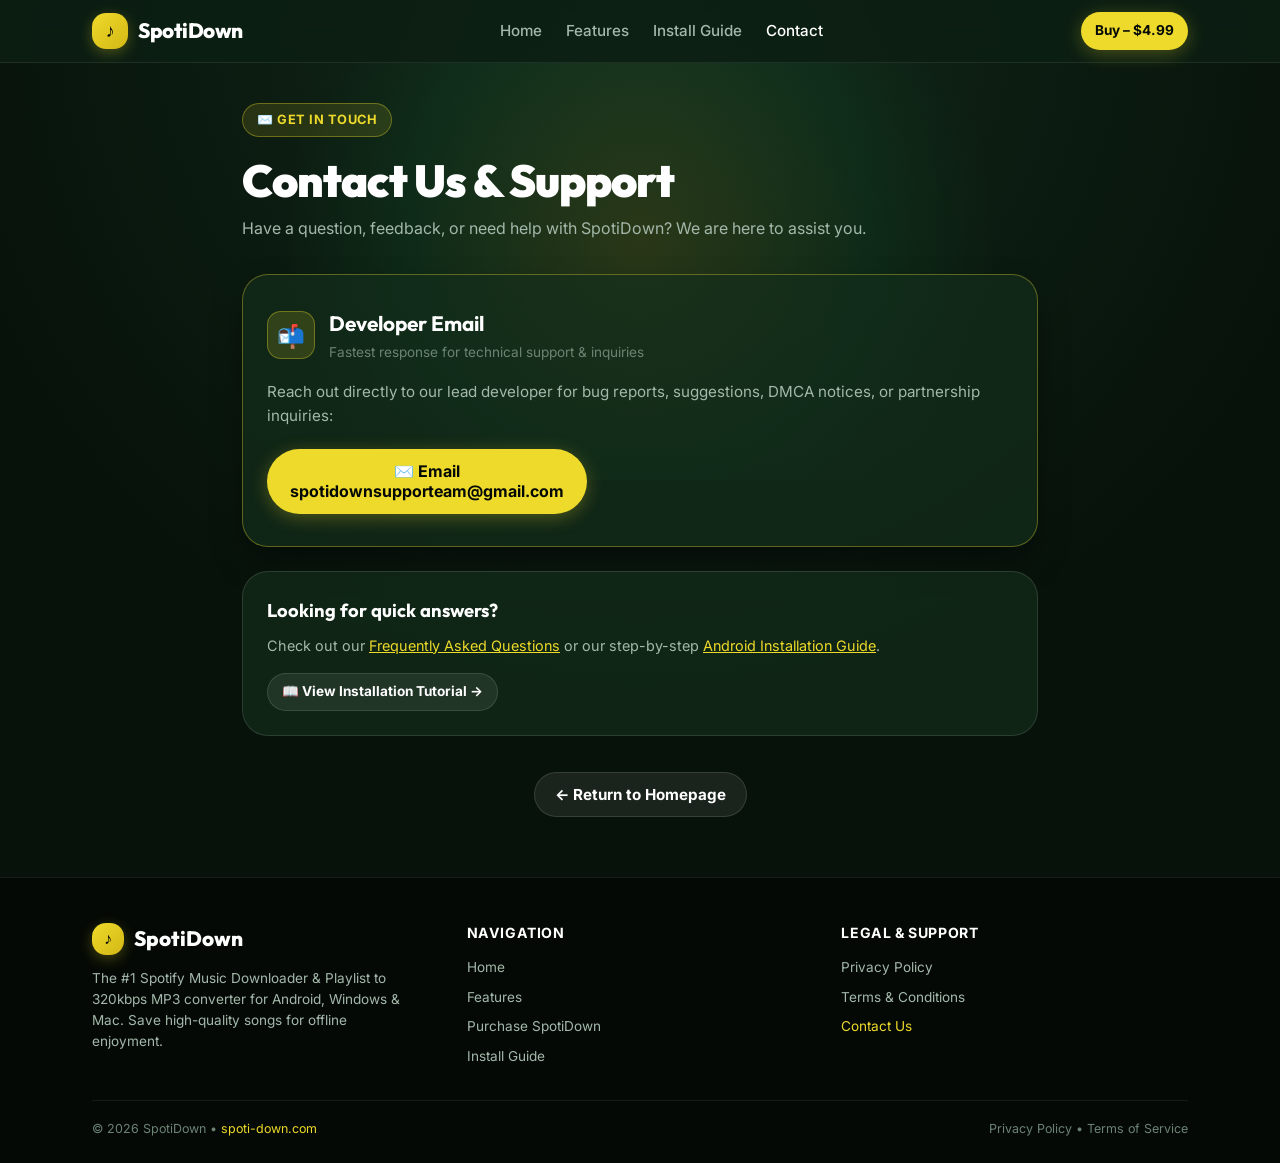
<file: contact.html>
<!DOCTYPE html>
<html lang="en">

<head>
  <meta charset="UTF-8">
  <meta name="viewport" content="width=device-width, initial-scale=1.0, maximum-scale=5.0">

  <!-- Google tag (gtag.js) -->
  <script async src="https://www.googletagmanager.com/gtag/js?id=G-TR0MMLBGY8"></script>
  <script>
    window.dataLayer = window.dataLayer || [];
    function gtag() { dataLayer.push(arguments); }
    gtag('js', new Date());

    gtag('config', 'G-TR0MMLBGY8');
  </script>

  <!-- Primary SEO Meta Tags -->
  <title>Contact Us & Support - SpotiDown</title>
  <meta name="title" content="Contact Us & Support - SpotiDown">
  <meta name="description"
    content="Get in touch with the SpotiDown development team for feedback, bug reports, feature requests, or project support.">
  <meta name="robots" content="index, follow">
  <link rel="canonical" href="https://www.spoti-down.com/contact">

  <!-- Favicon -->
  <link rel="icon" href="/favicon.ico" sizes="any">
  <link rel="icon" type="image/svg+xml" href="/favicon.svg">
  <link rel="apple-touch-icon" sizes="180x180" href="/apple-touch-icon.png">

  <!-- Stylesheet -->
  <link rel="stylesheet" href="/css/style.css">
</head>

<body>

  <div class="ambient-glow"></div>

  <!-- Header / Navigation -->
  <header class="navbar">
    <div class="container nav-container">
      <a href="/" class="nav-brand">
        <div class="brand-icon">♪</div>
        <span>SpotiDown</span>
      </a>

      <nav>
        <ul class="nav-links">
          <li><a href="/" class="nav-link">Home</a></li>
          <li><a href="/#features" class="nav-link">Features</a></li>
          <li><a href="/install" class="nav-link">Install Guide</a></li>
          <li><a href="/contact" class="nav-link active">Contact</a></li>
        </ul>
      </nav>

      <div class="nav-actions">
        <a href="https://5994300901899.gumroad.com/l/checkout" class="btn btn-primary btn-sm btn-purchase-trigger">
          Buy – $4.99
        </a>
        <button class="menu-toggle" id="menu-toggle-btn" aria-label="Toggle Navigation Menu">
          ☰
        </button>
      </div>
    </div>

    <!-- Mobile Drawer -->
    <div class="mobile-nav-drawer" id="mobile-drawer">
      <a href="/" class="mobile-nav-link" onclick="closeDrawer()">🏠 Home</a>
      <a href="/#features" class="mobile-nav-link" onclick="closeDrawer()">🎵 Features</a>
      <a href="/install" class="mobile-nav-link" onclick="closeDrawer()">📖 Install Guide</a>
      <a href="/privacy" class="mobile-nav-link" onclick="closeDrawer()">🔒 Privacy Policy</a>
      <a href="/terms" class="mobile-nav-link" onclick="closeDrawer()">📜 Terms & Conditions</a>
      <a href="/contact" class="mobile-nav-link" onclick="closeDrawer()">✉️ Contact Us</a>
      <a href="https://5994300901899.gumroad.com/l/checkout" class="btn btn-primary btn-block btn-purchase-trigger">
        Get SpotiDown – $4.99
      </a>
    </div>
  </header>

  <!-- Content Section -->
  <main class="section" style="padding-top: 40px;">
    <div class="container" style="max-width: 860px;">

      <div class="badge-pill">
        ✉️ Get in Touch
      </div>

      <h1 class="hero-title" style="text-align: left; font-size: clamp(2rem, 4vw, 2.8rem); margin-bottom: 8px;">
        Contact Us & Support
      </h1>
      <p style="color: var(--text-muted); font-size: 1rem; margin-bottom: 32px;">
        Have a question, feedback, or need help with SpotiDown? We are here to assist you.
      </p>

      <div style="display: flex; flex-direction: column; gap: 24px;">

        <!-- Email Contact Card -->
        <div
          style="background: var(--bg-glass-card); border: 1.5px solid var(--border-gold); border-radius: var(--radius-xl); padding: 32px 24px; box-shadow: 0 16px 36px -10px rgba(0,0,0,0.6);">
          <div style="display: flex; align-items: center; gap: 14px; margin-bottom: 16px;">
            <div
              style="width: 48px; height: 48px; border-radius: var(--radius-md); background: rgba(238, 218, 43, 0.15); border: 1px solid var(--border-gold); display: flex; align-items: center; justify-content: center; font-size: 1.4rem; color: var(--primary);">
              📬
            </div>
            <div>
              <h2 style="font-family: var(--font-display); font-size: 1.3rem; color: #fff; margin-bottom: 2px;">
                Developer Email</h2>
              <p style="color: var(--text-dim); font-size: 0.85rem;">Fastest response for technical support & inquiries
              </p>
            </div>
          </div>

          <p style="color: var(--text-muted); font-size: 0.95rem; line-height: 1.6; margin-bottom: 20px;">
            Reach out directly to our lead developer for bug reports, suggestions, DMCA notices, or partnership
            inquiries:
          </p>

          <a href="mailto:spotidownsupporteam@gmail.com" class="btn btn-primary btn-block"
            style="max-width: 320px; font-size: 1rem;">
            ✉️ Email spotidownsupporteam@gmail.com
          </a>
        </div>

        <!-- FAQ Shortcut Box -->
        <div
          style="background: var(--bg-glass-card); border: 1px solid var(--border-card); border-radius: var(--radius-xl); padding: 24px;">
          <h3 style="font-family: var(--font-display); font-size: 1.15rem; color: #fff; margin-bottom: 8px;">Looking for
            quick answers?</h3>
          <p style="color: var(--text-muted); font-size: 0.9rem; margin-bottom: 16px;">
            Check out our <a href="/#faq" style="color: var(--primary); text-decoration: underline;">Frequently Asked
              Questions</a> or our step-by-step <a href="/install"
              style="color: var(--primary); text-decoration: underline;">Android Installation Guide</a>.
          </p>
          <a href="/install" class="btn btn-secondary btn-sm">
            📖 View Installation Tutorial →
          </a>
        </div>

      </div>

      <div style="margin-top: 36px; text-align: center;">
        <a href="/" class="btn btn-secondary">
          ← Return to Homepage
        </a>
      </div>

    </div>
  </main>

  <!-- Footer -->
  <footer class="footer">
    <div class="container">
      <div class="footer-grid">
        <div class="footer-brand">
          <div style="display: flex; align-items: center; gap: 10px; margin-bottom: 12px;">
            <div class="brand-icon" style="width: 32px; height: 32px; font-size: 1rem;">♪</div>
            <span
              style="font-family: var(--font-display); font-weight: 800; font-size: 1.3rem; color: #fff;">SpotiDown</span>
          </div>
          <p>The #1 Spotify Music Downloader & Playlist to 320kbps MP3 converter for Android, Windows &amp; Mac. Save high-quality
            songs for offline enjoyment.</p>
        </div>

        <div class="footer-col">
          <h4>Navigation</h4>
          <ul class="footer-links">
            <li><a href="/">Home</a></li>
            <li><a href="/#features">Features</a></li>
            <li><a href="https://5994300901899.gumroad.com/l/checkout" class="btn-purchase-trigger">Purchase SpotiDown</a></li>
            <li><a href="/install">Install Guide</a></li>
          </ul>
        </div>

        <div class="footer-col">
          <h4>Legal & Support</h4>
          <ul class="footer-links">
            <li><a href="/privacy">Privacy Policy</a></li>
            <li><a href="/terms">Terms & Conditions</a></li>
            <li><a href="/contact" style="color: var(--primary);">Contact Us</a></li>
          </ul>
        </div>
      </div>

      <div class="footer-bottom">
        <div>© 2026 SpotiDown • <a href="https://www.spoti-down.com" style="color: var(--primary);">spoti-down.com</a></div>
        <div><a href="/privacy">Privacy Policy</a> • <a href="/terms">Terms of Service</a></div>
      </div>
    </div>
  </footer>

  <script src="/js/main.js"></script>
</body>

</html>
</file>
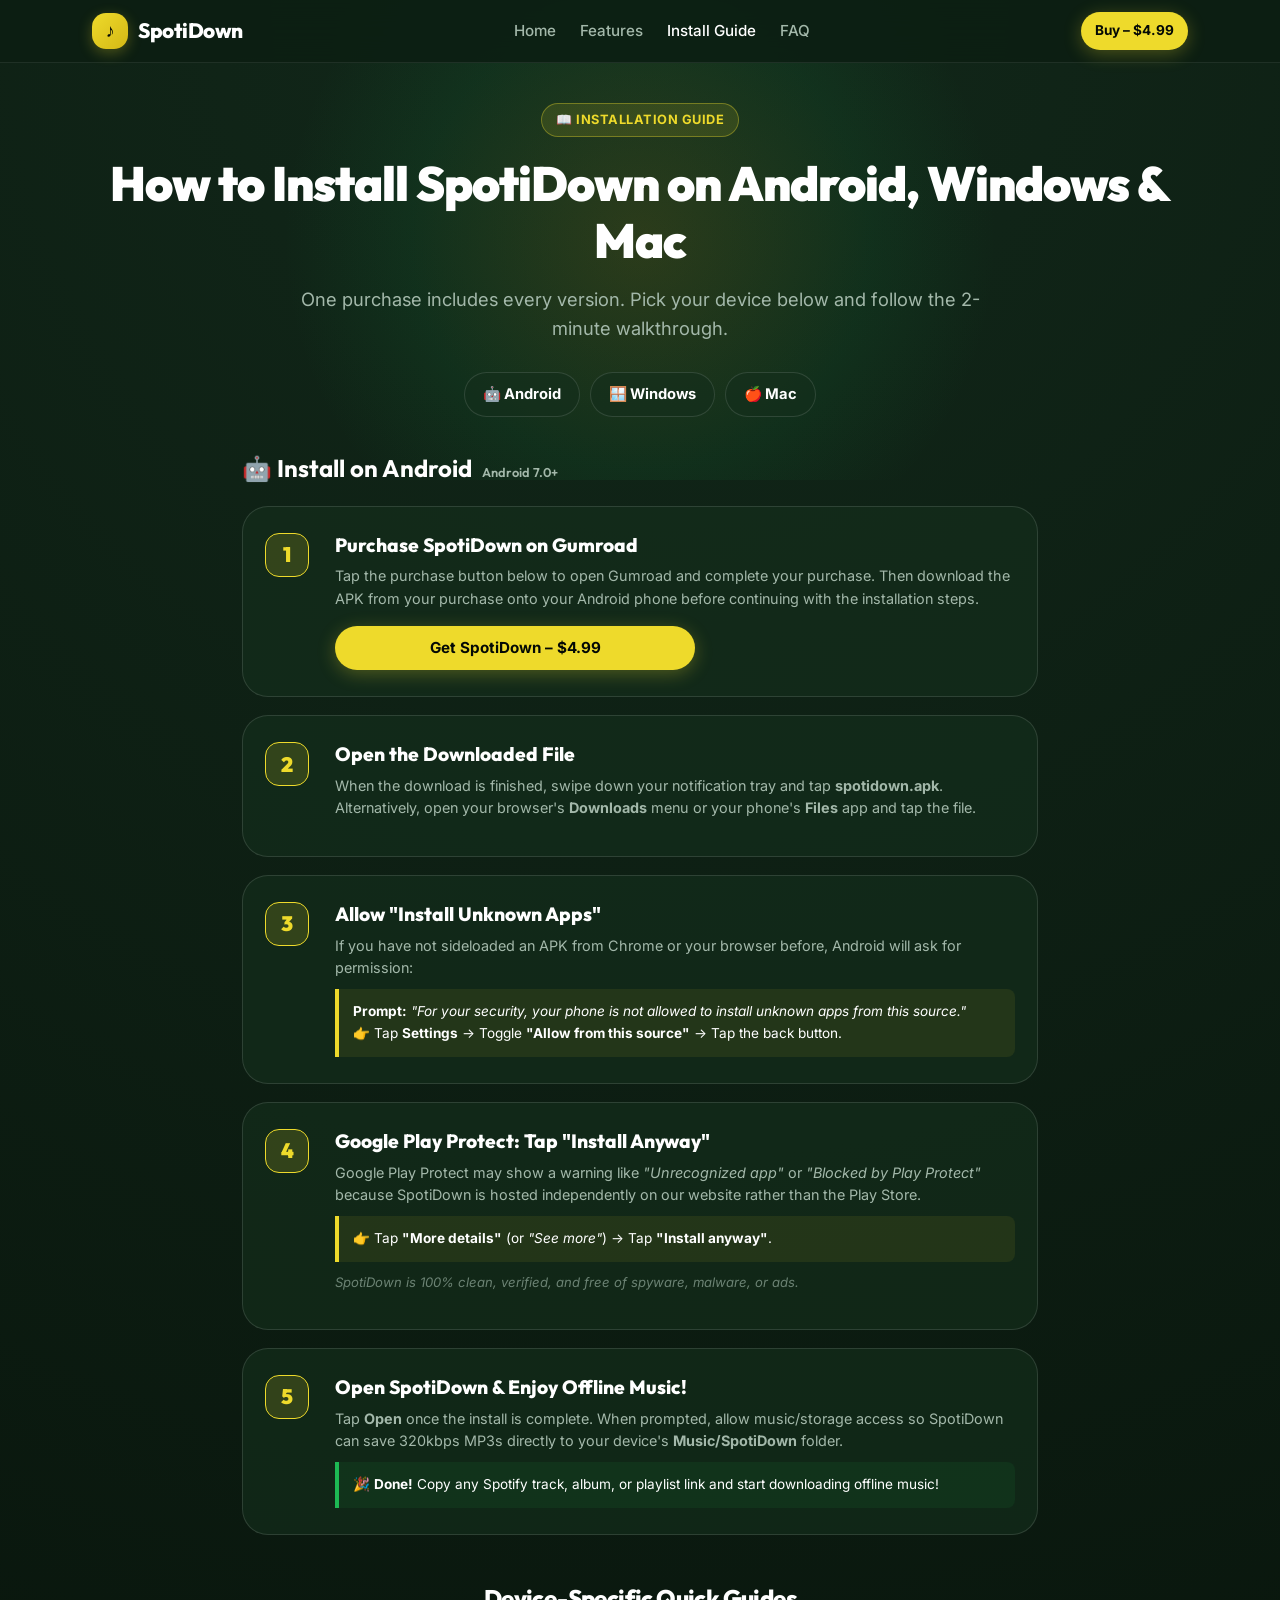
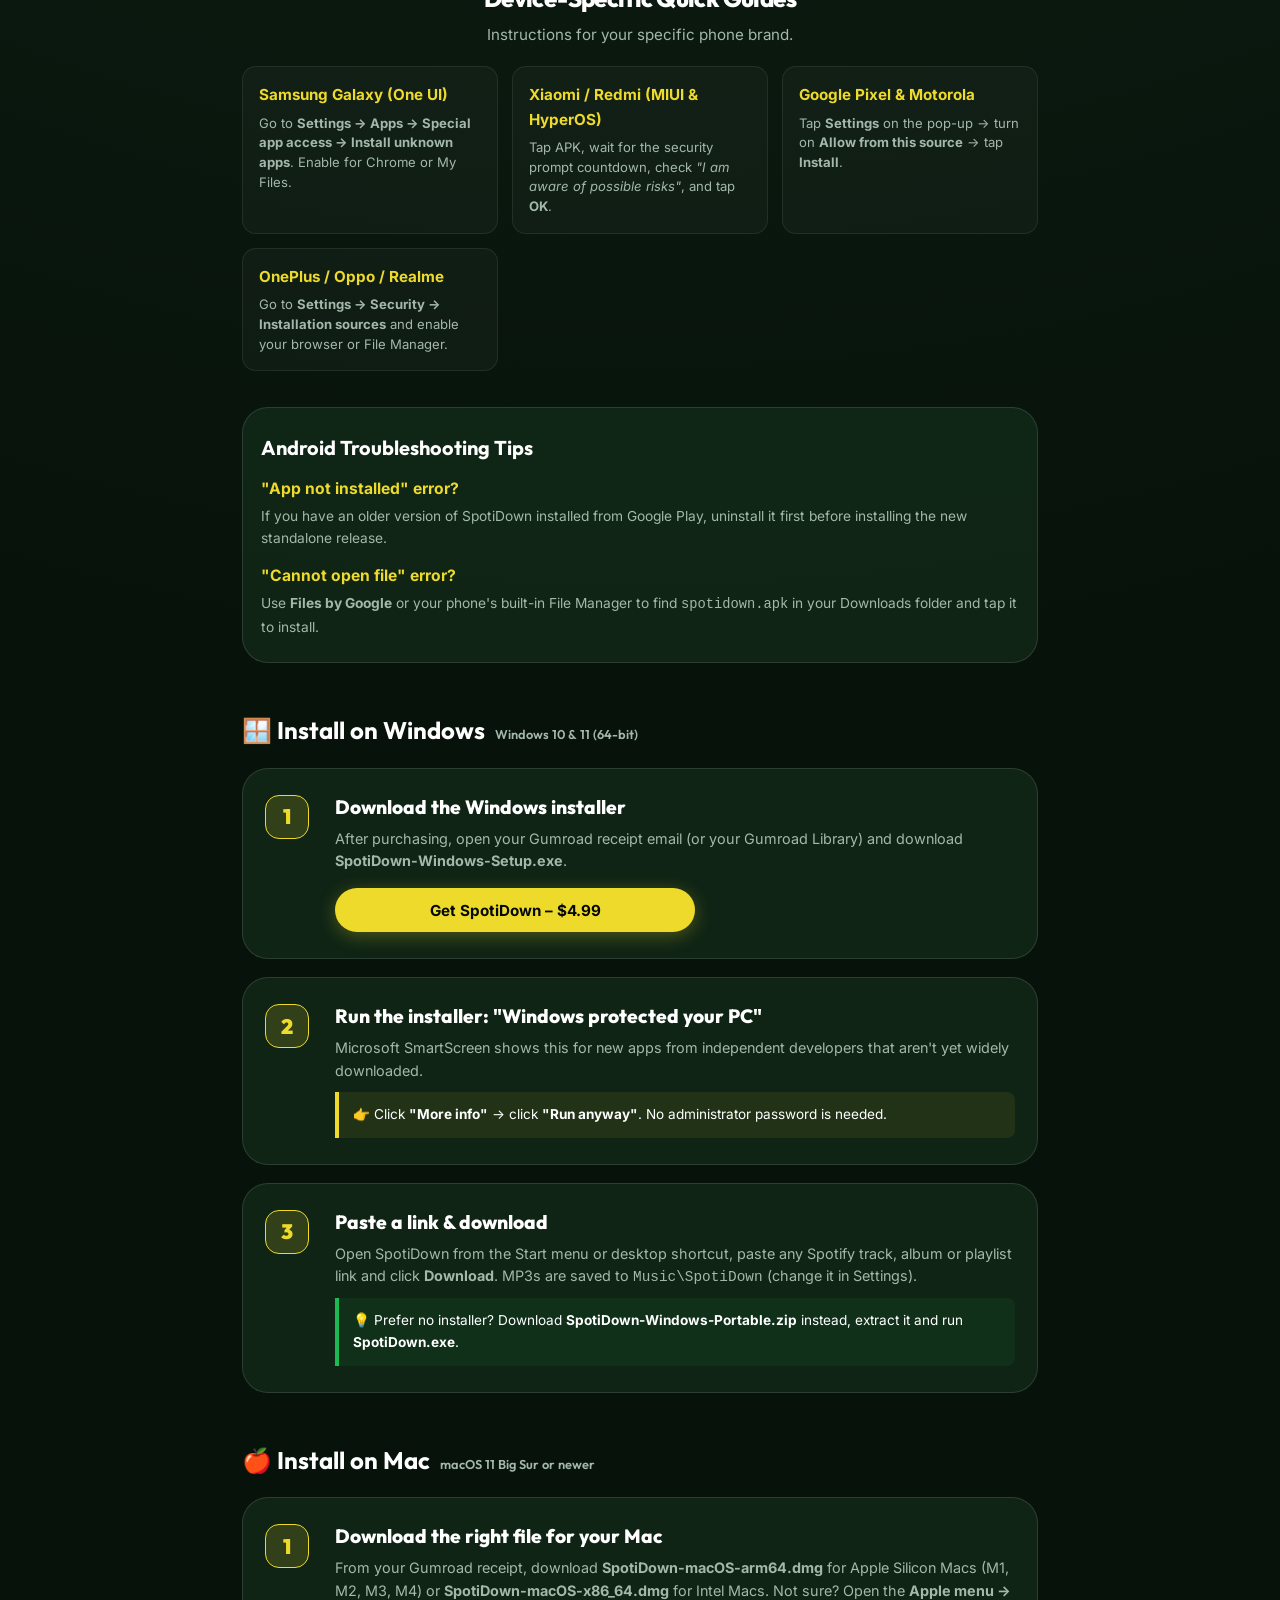
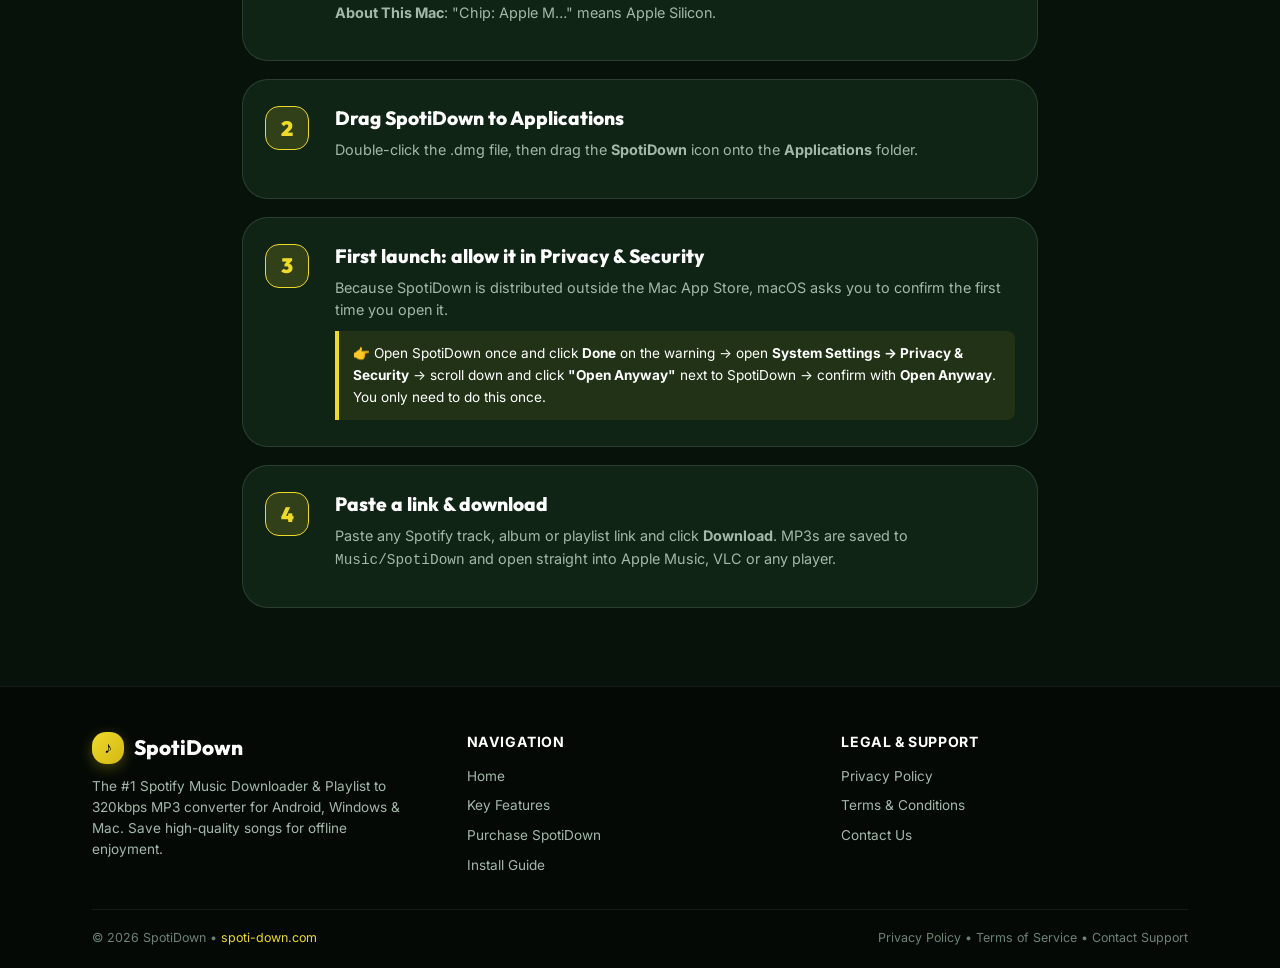
<file: install.html>
<!DOCTYPE html>
<html lang="en">

<head>
  <meta charset="UTF-8">
  <meta name="viewport" content="width=device-width, initial-scale=1.0, maximum-scale=5.0">

  <!-- Google tag (gtag.js) -->
  <script async src="https://www.googletagmanager.com/gtag/js?id=G-TR0MMLBGY8"></script>
  <script>
    window.dataLayer = window.dataLayer || [];
    function gtag() { dataLayer.push(arguments); }
    gtag('js', new Date());

    gtag('config', 'G-TR0MMLBGY8');
  </script>

  <!-- Primary SEO Meta Tags -->
  <title>SpotiDown APK, Windows &amp; Mac – Download &amp; Install Guide</title>
  <meta name="title" content="SpotiDown APK, Windows &amp; Mac – Download &amp; Install Guide">
  <meta name="description"
    content="Install SpotiDown in 2 minutes on Android (APK), Windows 10/11 or macOS. Step-by-step guide with fixes for Play Protect, SmartScreen and Mac security prompts.">
  <meta name="keywords"
    content="how to install spotidown, install spotify downloader apk, sideload android apk, allow unknown sources android, play protect install anyway, spotify playlist downloader install guide">
  <meta name="robots" content="index, follow">
  <link rel="canonical" href="https://www.spoti-down.com/install">

  <!-- Open Graph -->
  <meta property="og:type" content="article">
  <meta property="og:url" content="https://www.spoti-down.com/install">
  <meta property="og:title" content="How to Install SpotiDown on Android, Windows &amp; Mac">
  <meta property="og:description"
    content="2-minute guide to install SpotiDown on Android, Windows and Mac.">
  <meta property="og:site_name" content="SpotiDown">

  <!-- Favicon -->
  <link rel="icon" href="/favicon.ico" sizes="any">
  <link rel="icon" type="image/svg+xml" href="/favicon.svg">
  <link rel="apple-touch-icon" sizes="180x180" href="/apple-touch-icon.png">

  <!-- Stylesheet -->
  <link rel="stylesheet" href="/css/style.css">

  <!-- HowTo Schema Markup -->
  <script type="application/ld+json">
  {
    "@context": "https://schema.org",
    "@type": "HowTo",
    "name": "How to Install SpotiDown Spotify Downloader APK on Android",
    "description": "Step-by-step tutorial to install SpotiDown Spotify Music & Playlist Downloader APK safely on Android.",
    "step": [
      {
        "@type": "HowToStep",
        "name": "Purchase SpotiDown on Gumroad",
        "text": "Purchase SpotiDown through Gumroad, then download the APK from your purchase onto your Android device."
      },
      {
        "@type": "HowToStep",
        "name": "Open the Downloaded APK",
        "text": "Tap the downloaded notification or locate spotidown.apk in your Downloads folder."
      },
      {
        "@type": "HowToStep",
        "name": "Enable Unknown Apps Permission",
        "text": "When prompted, tap Settings and turn on 'Allow from this source'."
      },
      {
        "@type": "HowToStep",
        "name": "Confirm Play Protect Prompt",
        "text": "If prompted by Google Play Protect, tap 'More details' and choose 'Install anyway'."
      },
      {
        "@type": "HowToStep",
        "name": "Open and Start Downloading",
        "text": "Launch SpotiDown, paste any Spotify link, and enjoy 320kbps MP3 music downloads."
      }
    ]
  }
  </script>
</head>

<body>

  <div class="ambient-glow"></div>

  <!-- Header / Navigation -->
  <header class="navbar">
    <div class="container nav-container">
      <a href="/" class="nav-brand">
        <div class="brand-icon">♪</div>
        <span>SpotiDown</span>
      </a>

      <nav>
        <ul class="nav-links">
          <li><a href="/" class="nav-link">Home</a></li>
          <li><a href="/#features" class="nav-link">Features</a></li>
          <li><a href="/install" class="nav-link active">Install Guide</a></li>
          <li><a href="/#faq" class="nav-link">FAQ</a></li>
        </ul>
      </nav>

      <div class="nav-actions">
        <a href="https://5994300901899.gumroad.com/l/checkout" class="btn btn-primary btn-sm btn-purchase-trigger">
          Buy – $4.99
        </a>
        <button class="menu-toggle" id="menu-toggle-btn" aria-label="Toggle Navigation Menu">
          ☰
        </button>
      </div>
    </div>

    <!-- Mobile Drawer -->
    <div class="mobile-nav-drawer" id="mobile-drawer">
      <a href="/" class="mobile-nav-link" onclick="closeDrawer()">🏠 Spotify Downloader Home</a>
      <a href="/#features" class="mobile-nav-link" onclick="closeDrawer()">🎵 Key Features</a>
      <a href="/install" class="mobile-nav-link" onclick="closeDrawer()">📖 Install Guide</a>
      <a href="/privacy" class="mobile-nav-link" onclick="closeDrawer()">🔒 Privacy Policy</a>
      <a href="/terms" class="mobile-nav-link" onclick="closeDrawer()">📜 Terms & Conditions</a>
      <a href="/contact" class="mobile-nav-link" onclick="closeDrawer()">✉️ Contact Us</a>
      <a href="https://5994300901899.gumroad.com/l/checkout" class="btn btn-primary btn-block btn-purchase-trigger">
        Get SpotiDown – $4.99
      </a>
    </div>
  </header>

  <!-- Guide Header -->
  <section class="guide-header">
    <div class="container">
      <div class="badge-pill">
        📖 Installation Guide
      </div>
      <h1 class="hero-title" style="font-size: clamp(1.8rem, 4.2vw, 3rem);">
        How to Install SpotiDown on Android, Windows &amp; Mac
      </h1>
      <p class="hero-subtitle">
        One purchase includes every version. Pick your device below and follow the 2-minute walkthrough.
      </p>
      <div class="platform-tabs">
        <a href="#android" class="platform-tab">🤖 Android</a>
        <a href="#windows" class="platform-tab">🪟 Windows</a>
        <a href="#mac" class="platform-tab">🍎 Mac</a>
      </div>
    </div>
  </section>

  <!-- Step-by-Step Guide Section -->
  <section class="section" style="padding-top: 0;">
    <div class="container" style="max-width: 860px;">

      <h2 id="android" class="platform-heading">🤖 Install on Android <span>Android 7.0+</span></h2>

      <!-- Step 1 -->
      <div class="guide-step-block">
        <div class="guide-step-badge">1</div>
        <div class="guide-step-content">
          <h3>Purchase SpotiDown on Gumroad</h3>
          <p>
            Tap the purchase button below to open Gumroad and complete your purchase. Then download the APK
            from your purchase onto your Android phone before continuing with the installation steps.
          </p>
          <a href="https://5994300901899.gumroad.com/l/checkout" class="btn btn-primary btn-block btn-purchase-trigger" style="max-width: 360px; margin-top: 6px;">
            Get SpotiDown – $4.99
          </a>
        </div>
      </div>

      <!-- Step 2 -->
      <div class="guide-step-block">
        <div class="guide-step-badge">2</div>
        <div class="guide-step-content">
          <h3>Open the Downloaded File</h3>
          <p>
            When the download is finished, swipe down your notification tray and tap <strong>spotidown.apk</strong>.
            Alternatively, open your browser's <strong>Downloads</strong> menu or your phone's <strong>Files</strong>
            app and tap the file.
          </p>
        </div>
      </div>

      <!-- Step 3 -->
      <div class="guide-step-block">
        <div class="guide-step-badge">3</div>
        <div class="guide-step-content">
          <h3>Allow "Install Unknown Apps"</h3>
          <p>
            If you have not sideloaded an APK from Chrome or your browser before, Android will ask for permission:
          </p>
          <div class="guide-callout">
            <strong>Prompt:</strong> <em>"For your security, your phone is not allowed to install unknown apps from this
              source."</em><br>
            👉 Tap <strong>Settings</strong> → Toggle <strong>"Allow from this source"</strong>
            → Tap the back button.
          </div>
        </div>
      </div>

      <!-- Step 4 -->
      <div class="guide-step-block">
        <div class="guide-step-badge">4</div>
        <div class="guide-step-content">
          <h3>Google Play Protect: Tap "Install Anyway"</h3>
          <p>
            Google Play Protect may show a warning like <em>"Unrecognized app"</em> or <em>"Blocked by Play
              Protect"</em> because SpotiDown is hosted independently on our website rather than the Play Store.
          </p>
          <div class="guide-callout">
            👉 Tap <strong>"More details"</strong> (or <em>"See more"</em>) → Tap <strong>"Install
              anyway"</strong>.
          </div>
          <p style="margin-top: 10px; font-size: 0.82rem; color: var(--text-dim);">
            <em>SpotiDown is 100% clean, verified, and free of spyware, malware, or ads.</em>
          </p>
        </div>
      </div>

      <!-- Step 5 -->
      <div class="guide-step-block">
        <div class="guide-step-badge">5</div>
        <div class="guide-step-content">
          <h3>Open SpotiDown & Enjoy Offline Music!</h3>
          <p>
            Tap <strong>Open</strong> once the install is complete. When prompted, allow music/storage access so
            SpotiDown can save 320kbps MP3s directly to your device's <strong>Music/SpotiDown</strong> folder.
          </p>
          <div class="guide-callout"
            style="border-left-color: var(--spotify-green); background: rgba(29, 185, 84, 0.08);">
            🎉 <strong>Done!</strong> Copy any Spotify track, album, or playlist link and start downloading offline
            music!
          </div>
        </div>
      </div>

      <!-- Device Specific Tips -->
      <div style="margin-top: 48px;">
        <h2 class="section-title" style="font-size: 1.5rem; text-align: center;">Device-Specific Quick Guides</h2>
        <p class="section-subtitle" style="text-align: center; margin-bottom: 20px;">Instructions for your specific
          phone brand.</p>

        <div class="device-tips-grid">
          <div class="device-tip-card">
            <h4>Samsung Galaxy (One UI)</h4>
            <p>Go to <strong>Settings → Apps → Special app access → Install unknown
                apps</strong>. Enable for Chrome or My Files.</p>
          </div>

          <div class="device-tip-card">
            <h4>Xiaomi / Redmi (MIUI & HyperOS)</h4>
            <p>Tap APK, wait for the security prompt countdown, check <em>"I am aware of possible risks"</em>, and tap
              <strong>OK</strong>.</p>
          </div>

          <div class="device-tip-card">
            <h4>Google Pixel & Motorola</h4>
            <p>Tap <strong>Settings</strong> on the pop-up → turn on <strong>Allow from this source</strong>
              → tap <strong>Install</strong>.</p>
          </div>

          <div class="device-tip-card">
            <h4>OnePlus / Oppo / Realme</h4>
            <p>Go to <strong>Settings → Security → Installation sources</strong> and enable your
              browser or File Manager.</p>
          </div>
        </div>
      </div>

      <!-- Troubleshooting -->
      <div
        style="margin-top: 36px; background: var(--bg-glass-card); border: 1px solid var(--border-card); border-radius: var(--radius-xl); padding: 24px 18px;">
        <h3 style="font-family: var(--font-display); font-size: 1.25rem; color: #fff; margin-bottom: 12px;">
          Android Troubleshooting Tips</h3>

        <div style="margin-bottom: 14px;">
          <h4 style="color: var(--primary); font-size: 0.98rem; margin-bottom: 4px;">"App not installed" error?</h4>
          <p style="color: var(--text-muted); font-size: 0.86rem;">If you have an older version of SpotiDown installed
            from Google Play, uninstall it first before installing the new standalone release.</p>
        </div>

        <div>
          <h4 style="color: var(--primary); font-size: 0.98rem; margin-bottom: 4px;">"Cannot open file" error?</h4>
          <p style="color: var(--text-muted); font-size: 0.86rem;">Use <strong>Files by Google</strong> or your phone's
            built-in File Manager to find <code>spotidown.apk</code> in your Downloads folder and tap it to install.</p>
        </div>
      </div>

      <!-- Windows -->
      <h2 id="windows" class="platform-heading">🪟 Install on Windows <span>Windows 10 &amp; 11 (64-bit)</span></h2>

      <div class="guide-step-block">
        <div class="guide-step-badge">1</div>
        <div class="guide-step-content">
          <h3>Download the Windows installer</h3>
          <p>
            After purchasing, open your Gumroad receipt email (or your Gumroad Library) and download
            <strong>SpotiDown-Windows-Setup.exe</strong>.
          </p>
          <a href="https://5994300901899.gumroad.com/l/checkout" class="btn btn-primary btn-block btn-purchase-trigger" style="max-width: 360px; margin-top: 6px;">
            Get SpotiDown – $4.99
          </a>
        </div>
      </div>

      <div class="guide-step-block">
        <div class="guide-step-badge">2</div>
        <div class="guide-step-content">
          <h3>Run the installer: "Windows protected your PC"</h3>
          <p>
            Microsoft SmartScreen shows this for new apps from independent developers that aren't yet widely downloaded.
          </p>
          <div class="guide-callout">
            👉 Click <strong>"More info"</strong> → click <strong>"Run anyway"</strong>. No administrator password is needed.
          </div>
        </div>
      </div>

      <div class="guide-step-block">
        <div class="guide-step-badge">3</div>
        <div class="guide-step-content">
          <h3>Paste a link &amp; download</h3>
          <p>
            Open SpotiDown from the Start menu or desktop shortcut, paste any Spotify track, album or playlist link and
            click <strong>Download</strong>. MP3s are saved to <code>Music\SpotiDown</code> (change it in Settings).
          </p>
          <div class="guide-callout"
            style="border-left-color: var(--spotify-green); background: rgba(29, 185, 84, 0.08);">
            💡 Prefer no installer? Download <strong>SpotiDown-Windows-Portable.zip</strong> instead, extract it and run
            <strong>SpotiDown.exe</strong>.
          </div>
        </div>
      </div>

      <!-- macOS -->
      <h2 id="mac" class="platform-heading">🍎 Install on Mac <span>macOS 11 Big Sur or newer</span></h2>

      <div class="guide-step-block">
        <div class="guide-step-badge">1</div>
        <div class="guide-step-content">
          <h3>Download the right file for your Mac</h3>
          <p>
            From your Gumroad receipt, download <strong>SpotiDown-macOS-arm64.dmg</strong> for Apple Silicon Macs (M1, M2,
            M3, M4) or <strong>SpotiDown-macOS-x86_64.dmg</strong> for Intel Macs.
            Not sure? Open the <strong>Apple menu → About This Mac</strong>: "Chip: Apple M…" means Apple Silicon.
          </p>
        </div>
      </div>

      <div class="guide-step-block">
        <div class="guide-step-badge">2</div>
        <div class="guide-step-content">
          <h3>Drag SpotiDown to Applications</h3>
          <p>Double-click the .dmg file, then drag the <strong>SpotiDown</strong> icon onto the <strong>Applications</strong> folder.</p>
        </div>
      </div>

      <div class="guide-step-block">
        <div class="guide-step-badge">3</div>
        <div class="guide-step-content">
          <h3>First launch: allow it in Privacy &amp; Security</h3>
          <p>
            Because SpotiDown is distributed outside the Mac App Store, macOS asks you to confirm the first time you open it.
          </p>
          <div class="guide-callout">
            👉 Open SpotiDown once and click <strong>Done</strong> on the warning → open <strong>System Settings →
            Privacy &amp; Security</strong> → scroll down and click <strong>"Open Anyway"</strong> next to SpotiDown →
            confirm with <strong>Open Anyway</strong>. You only need to do this once.
          </div>
        </div>
      </div>

      <div class="guide-step-block">
        <div class="guide-step-badge">4</div>
        <div class="guide-step-content">
          <h3>Paste a link &amp; download</h3>
          <p>
            Paste any Spotify track, album or playlist link and click <strong>Download</strong>. MP3s are saved to
            <code>Music/SpotiDown</code> and open straight into Apple Music, VLC or any player.
          </p>
        </div>
      </div>

    </div>
  </section>

  <!-- Footer -->
  <footer class="footer">
    <div class="container">
      <div class="footer-grid">
        <div class="footer-brand">
          <div style="display: flex; align-items: center; gap: 10px; margin-bottom: 12px;">
            <div class="brand-icon" style="width: 32px; height: 32px; font-size: 1rem;">♪</div>
            <span
              style="font-family: var(--font-display); font-weight: 800; font-size: 1.3rem; color: #fff;">SpotiDown</span>
          </div>
          <p>The #1 Spotify Music Downloader & Playlist to 320kbps MP3 converter for Android, Windows &amp; Mac. Save high-quality
            songs for offline enjoyment.</p>
        </div>

        <div class="footer-col">
          <h4>Navigation</h4>
          <ul class="footer-links">
            <li><a href="/">Home</a></li>
            <li><a href="/#features">Key Features</a></li>
            <li><a href="https://5994300901899.gumroad.com/l/checkout" class="btn-purchase-trigger">Purchase SpotiDown</a></li>
            <li><a href="/install">Install Guide</a></li>
          </ul>
        </div>

        <div class="footer-col">
          <h4>Legal & Support</h4>
          <ul class="footer-links">
            <li><a href="/privacy">Privacy Policy</a></li>
            <li><a href="/terms">Terms & Conditions</a></li>
            <li><a href="/contact">Contact Us</a></li>
          </ul>
        </div>
      </div>

      <div class="footer-bottom">
        <div>© 2026 SpotiDown • <a href="https://www.spoti-down.com" style="color: var(--primary);">spoti-down.com</a></div>
        <div><a href="/privacy">Privacy Policy</a> • <a href="/terms">Terms of Service</a> • <a href="/contact">Contact
            Support</a></div>
      </div>
    </div>
  </footer>

  <script src="/js/main.js"></script>
</body>

</html>
</file>
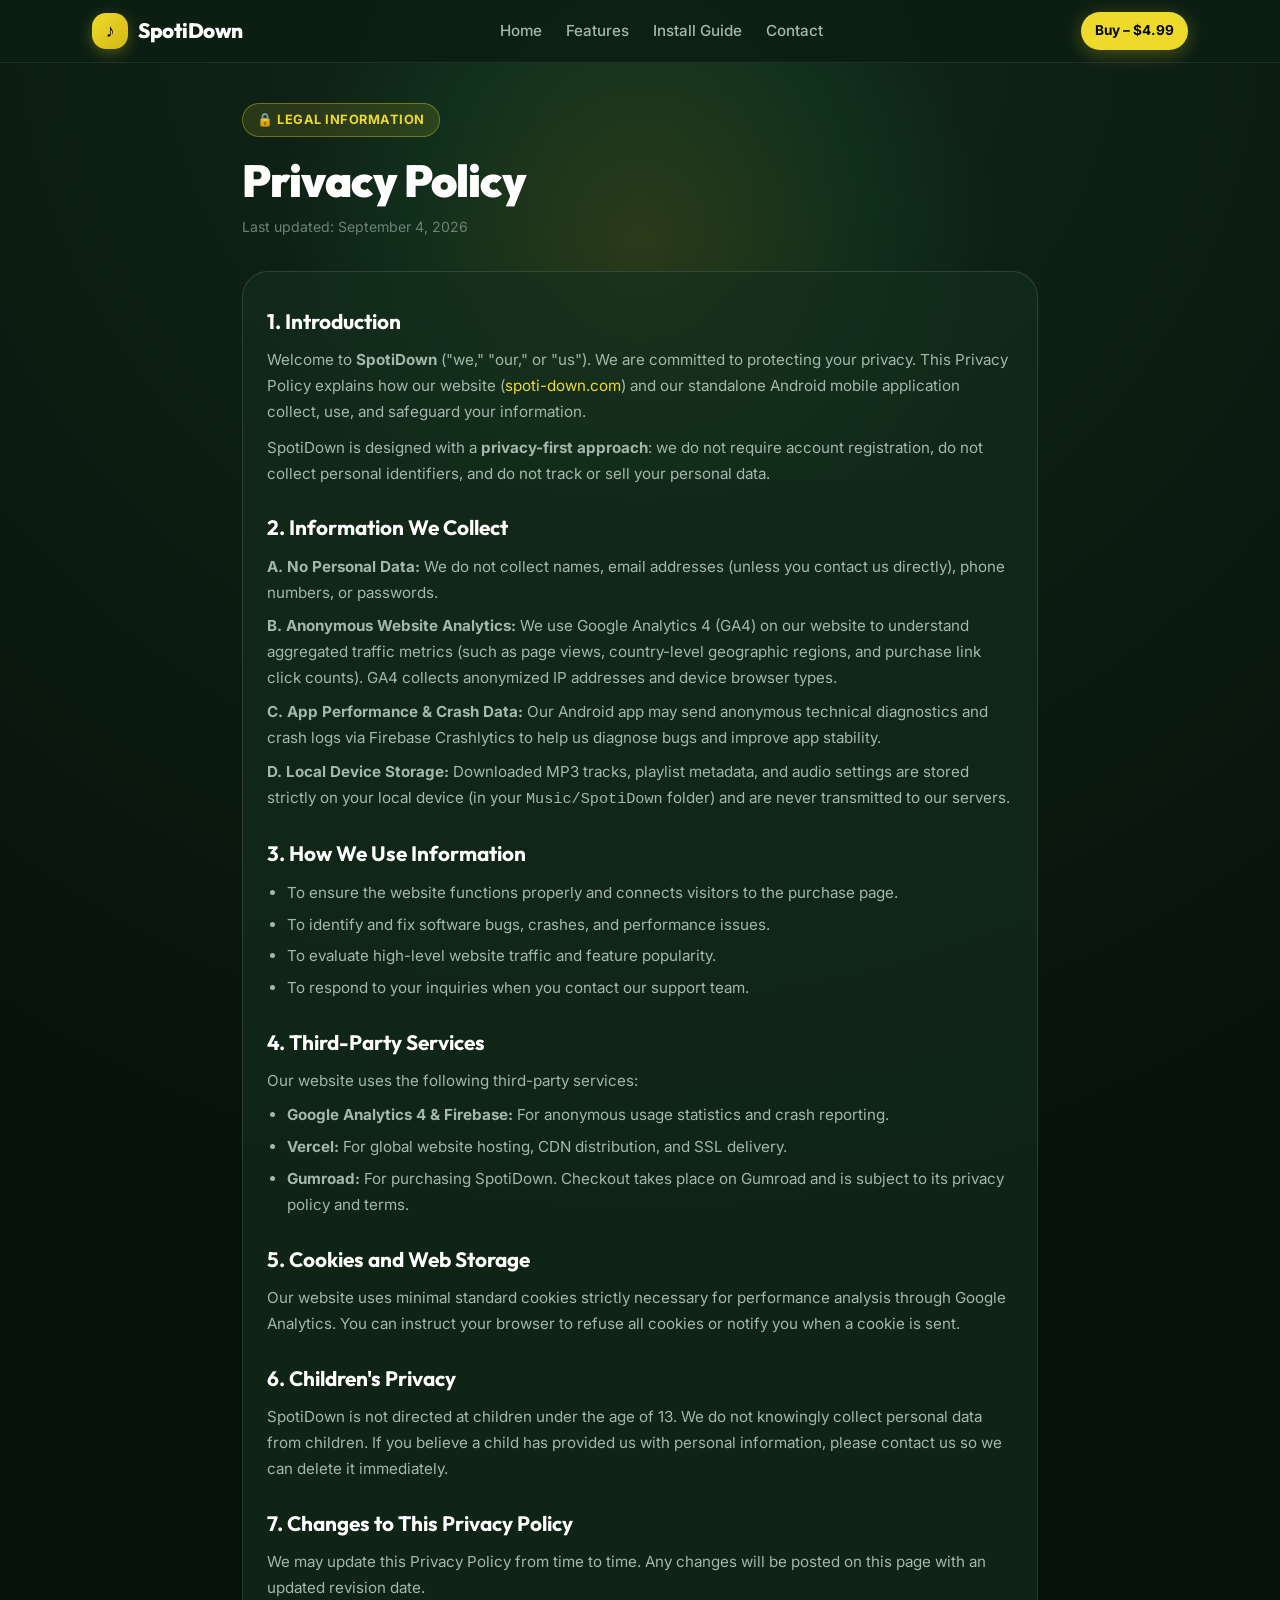
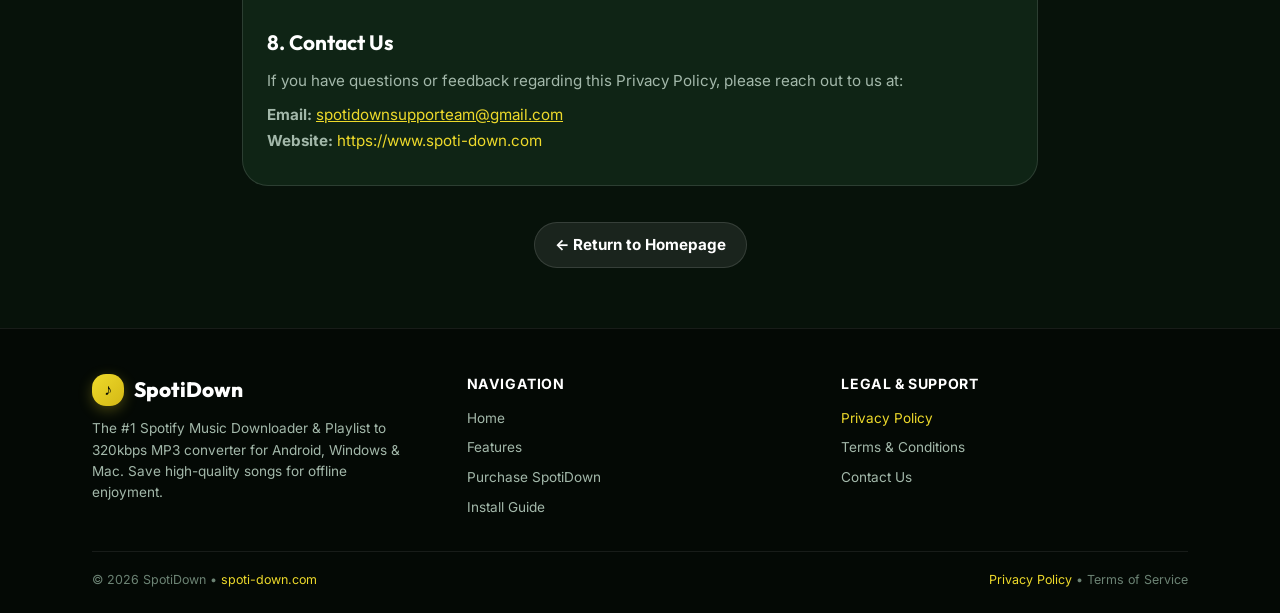
<file: privacy.html>
<!DOCTYPE html>
<html lang="en">

<head>
  <meta charset="UTF-8">
  <meta name="viewport" content="width=device-width, initial-scale=1.0, maximum-scale=5.0">

  <!-- Google tag (gtag.js) -->
  <script async src="https://www.googletagmanager.com/gtag/js?id=G-TR0MMLBGY8"></script>
  <script>
    window.dataLayer = window.dataLayer || [];
    function gtag() { dataLayer.push(arguments); }
    gtag('js', new Date());

    gtag('config', 'G-TR0MMLBGY8');
  </script>

  <!-- Primary SEO Meta Tags -->
  <title>Privacy Policy - SpotiDown</title>
  <meta name="title" content="Privacy Policy - SpotiDown">
  <meta name="description"
    content="Privacy Policy for SpotiDown website and Android application. Learn how we respect your privacy with zero personal data tracking and no account requirements.">
  <meta name="robots" content="index, follow">
  <link rel="canonical" href="https://www.spoti-down.com/privacy">

  <!-- Favicon -->
  <link rel="icon" href="/favicon.ico" sizes="any">
  <link rel="icon" type="image/svg+xml" href="/favicon.svg">
  <link rel="apple-touch-icon" sizes="180x180" href="/apple-touch-icon.png">

  <!-- Stylesheet -->
  <link rel="stylesheet" href="/css/style.css">
</head>

<body>

  <div class="ambient-glow"></div>

  <!-- Header / Navigation -->
  <header class="navbar">
    <div class="container nav-container">
      <a href="/" class="nav-brand">
        <div class="brand-icon">♪</div>
        <span>SpotiDown</span>
      </a>

      <nav>
        <ul class="nav-links">
          <li><a href="/" class="nav-link">Home</a></li>
          <li><a href="/#features" class="nav-link">Features</a></li>
          <li><a href="/install" class="nav-link">Install Guide</a></li>
          <li><a href="/contact" class="nav-link">Contact</a></li>
        </ul>
      </nav>

      <div class="nav-actions">
        <a href="https://5994300901899.gumroad.com/l/checkout" class="btn btn-primary btn-sm btn-purchase-trigger">
          Buy – $4.99
        </a>
        <button class="menu-toggle" id="menu-toggle-btn" aria-label="Toggle Navigation Menu">
          ☰
        </button>
      </div>
    </div>

    <!-- Mobile Drawer -->
    <div class="mobile-nav-drawer" id="mobile-drawer">
      <a href="/" class="mobile-nav-link" onclick="closeDrawer()">🏠 Home</a>
      <a href="/#features" class="mobile-nav-link" onclick="closeDrawer()">🎵 Features</a>
      <a href="/install" class="mobile-nav-link" onclick="closeDrawer()">📖 Install Guide</a>
      <a href="/privacy" class="mobile-nav-link" onclick="closeDrawer()">🔒 Privacy Policy</a>
      <a href="/terms" class="mobile-nav-link" onclick="closeDrawer()">📜 Terms & Conditions</a>
      <a href="/contact" class="mobile-nav-link" onclick="closeDrawer()">✉️ Contact Us</a>
      <a href="https://5994300901899.gumroad.com/l/checkout" class="btn btn-primary btn-block btn-purchase-trigger">
        Get SpotiDown – $4.99
      </a>
    </div>
  </header>

  <!-- Content Section -->
  <main class="section" style="padding-top: 40px;">
    <div class="container" style="max-width: 860px;">

      <div class="badge-pill">
        🔒 Legal Information
      </div>

      <h1 class="hero-title" style="text-align: left; font-size: clamp(2rem, 4vw, 2.8rem); margin-bottom: 8px;">
        Privacy Policy
      </h1>
      <p style="color: var(--text-dim); font-size: 0.88rem; margin-bottom: 32px;">
        Last updated: September 4, 2026
      </p>

      <div
        style="background: var(--bg-glass-card); border: 1px solid var(--border-card); border-radius: var(--radius-xl); padding: 32px 24px; color: var(--text-muted); font-size: 0.95rem; line-height: 1.7; display: flex; flex-direction: column; gap: 24px;">

        <section>
          <h2 style="color: var(--text-main); font-family: var(--font-display); font-size: 1.3rem; margin-bottom: 8px;">
            1. Introduction</h2>
          <p>
            Welcome to <strong>SpotiDown</strong> ("we," "our," or "us"). We are committed to protecting your privacy.
            This Privacy Policy explains how our website (<a href="https://www.spoti-down.com"
              style="color: var(--primary);">spoti-down.com</a>) and our standalone Android mobile application collect,
            use, and safeguard your information.
          </p>
          <p style="margin-top: 10px;">
            SpotiDown is designed with a <strong>privacy-first approach</strong>: we do not require account
            registration, do not collect personal identifiers, and do not track or sell your personal data.
          </p>
        </section>

        <section>
          <h2 style="color: var(--text-main); font-family: var(--font-display); font-size: 1.3rem; margin-bottom: 8px;">
            2. Information We Collect</h2>
          <p><strong>A. No Personal Data:</strong> We do not collect names, email addresses (unless you contact us
            directly), phone numbers, or passwords.</p>
          <p style="margin-top: 8px;"><strong>B. Anonymous Website Analytics:</strong> We use Google Analytics 4 (GA4)
            on our website to understand aggregated traffic metrics (such as page views, country-level geographic
            regions, and purchase link click counts). GA4 collects anonymized IP addresses and device browser types.</p>
          <p style="margin-top: 8px;"><strong>C. App Performance & Crash Data:</strong> Our Android app may send
            anonymous technical diagnostics and crash logs via Firebase Crashlytics to help us diagnose bugs and improve
            app stability.</p>
          <p style="margin-top: 8px;"><strong>D. Local Device Storage:</strong> Downloaded MP3 tracks, playlist
            metadata, and audio settings are stored strictly on your local device (in your <code>Music/SpotiDown</code>
            folder) and are never transmitted to our servers.</p>
        </section>

        <section>
          <h2 style="color: var(--text-main); font-family: var(--font-display); font-size: 1.3rem; margin-bottom: 8px;">
            3. How We Use Information</h2>
          <ul style="padding-left: 20px; display: flex; flex-direction: column; gap: 6px;">
            <li>To ensure the website functions properly and connects visitors to the purchase page.</li>
            <li>To identify and fix software bugs, crashes, and performance issues.</li>
            <li>To evaluate high-level website traffic and feature popularity.</li>
            <li>To respond to your inquiries when you contact our support team.</li>
          </ul>
        </section>

        <section>
          <h2 style="color: var(--text-main); font-family: var(--font-display); font-size: 1.3rem; margin-bottom: 8px;">
            4. Third-Party Services</h2>
          <p>Our website uses the following third-party services:</p>
          <ul style="padding-left: 20px; margin-top: 8px; display: flex; flex-direction: column; gap: 6px;">
            <li><strong>Google Analytics 4 & Firebase:</strong> For anonymous usage statistics and crash reporting.</li>
            <li><strong>Vercel:</strong> For global website hosting, CDN distribution, and SSL delivery.</li>
            <li><strong>Gumroad:</strong> For purchasing SpotiDown. Checkout takes place on Gumroad and is subject
              to its privacy policy and terms.</li>
          </ul>
        </section>

        <section>
          <h2 style="color: var(--text-main); font-family: var(--font-display); font-size: 1.3rem; margin-bottom: 8px;">
            5. Cookies and Web Storage</h2>
          <p>
            Our website uses minimal standard cookies strictly necessary for performance analysis through Google
            Analytics. You can instruct your browser to refuse all cookies or notify you when a cookie is sent.
          </p>
        </section>

        <section>
          <h2 style="color: var(--text-main); font-family: var(--font-display); font-size: 1.3rem; margin-bottom: 8px;">
            6. Children's Privacy</h2>
          <p>
            SpotiDown is not directed at children under the age of 13. We do not knowingly collect personal data from
            children. If you believe a child has provided us with personal information, please contact us so we can
            delete it immediately.
          </p>
        </section>

        <section>
          <h2 style="color: var(--text-main); font-family: var(--font-display); font-size: 1.3rem; margin-bottom: 8px;">
            7. Changes to This Privacy Policy</h2>
          <p>
            We may update this Privacy Policy from time to time. Any changes will be posted on this page with an updated
            revision date.
          </p>
        </section>

        <section>
          <h2 style="color: var(--text-main); font-family: var(--font-display); font-size: 1.3rem; margin-bottom: 8px;">
            8. Contact Us</h2>
          <p>
            If you have questions or feedback regarding this Privacy Policy, please reach out to us at:
          </p>
          <p style="margin-top: 8px;">
            <strong>Email:</strong> <a href="mailto:spotidownsupporteam@gmail.com"
              style="color: var(--primary); text-decoration: underline;">spotidownsupporteam@gmail.com</a><br>
            <strong>Website:</strong> <a href="https://www.spoti-down.com"
              style="color: var(--primary);">https://www.spoti-down.com</a>
          </p>
        </section>

      </div>

      <div style="margin-top: 36px; text-align: center;">
        <a href="/" class="btn btn-secondary">
          ← Return to Homepage
        </a>
      </div>

    </div>
  </main>

  <!-- Footer -->
  <footer class="footer">
    <div class="container">
      <div class="footer-grid">
        <div class="footer-brand">
          <div style="display: flex; align-items: center; gap: 10px; margin-bottom: 12px;">
            <div class="brand-icon" style="width: 32px; height: 32px; font-size: 1rem;">♪</div>
            <span
              style="font-family: var(--font-display); font-weight: 800; font-size: 1.3rem; color: #fff;">SpotiDown</span>
          </div>
          <p>The #1 Spotify Music Downloader & Playlist to 320kbps MP3 converter for Android, Windows &amp; Mac. Save high-quality
            songs for offline enjoyment.</p>
        </div>

        <div class="footer-col">
          <h4>Navigation</h4>
          <ul class="footer-links">
            <li><a href="/">Home</a></li>
            <li><a href="/#features">Features</a></li>
            <li><a href="https://5994300901899.gumroad.com/l/checkout" class="btn-purchase-trigger">Purchase SpotiDown</a></li>
            <li><a href="/install">Install Guide</a></li>
          </ul>
        </div>

        <div class="footer-col">
          <h4>Legal & Support</h4>
          <ul class="footer-links">
            <li><a href="/privacy" style="color: var(--primary);">Privacy Policy</a></li>
            <li><a href="/terms">Terms & Conditions</a></li>
            <li><a href="/contact">Contact Us</a></li>
          </ul>
        </div>
      </div>

      <div class="footer-bottom">
        <div>© 2026 SpotiDown • <a href="https://www.spoti-down.com" style="color: var(--primary);">spoti-down.com</a></div>
        <div><a href="/privacy" style="color: var(--primary);">Privacy Policy</a> • <a href="/terms">Terms of
            Service</a></div>
      </div>
    </div>
  </footer>

  <script src="/js/main.js"></script>
</body>

</html>
</file>
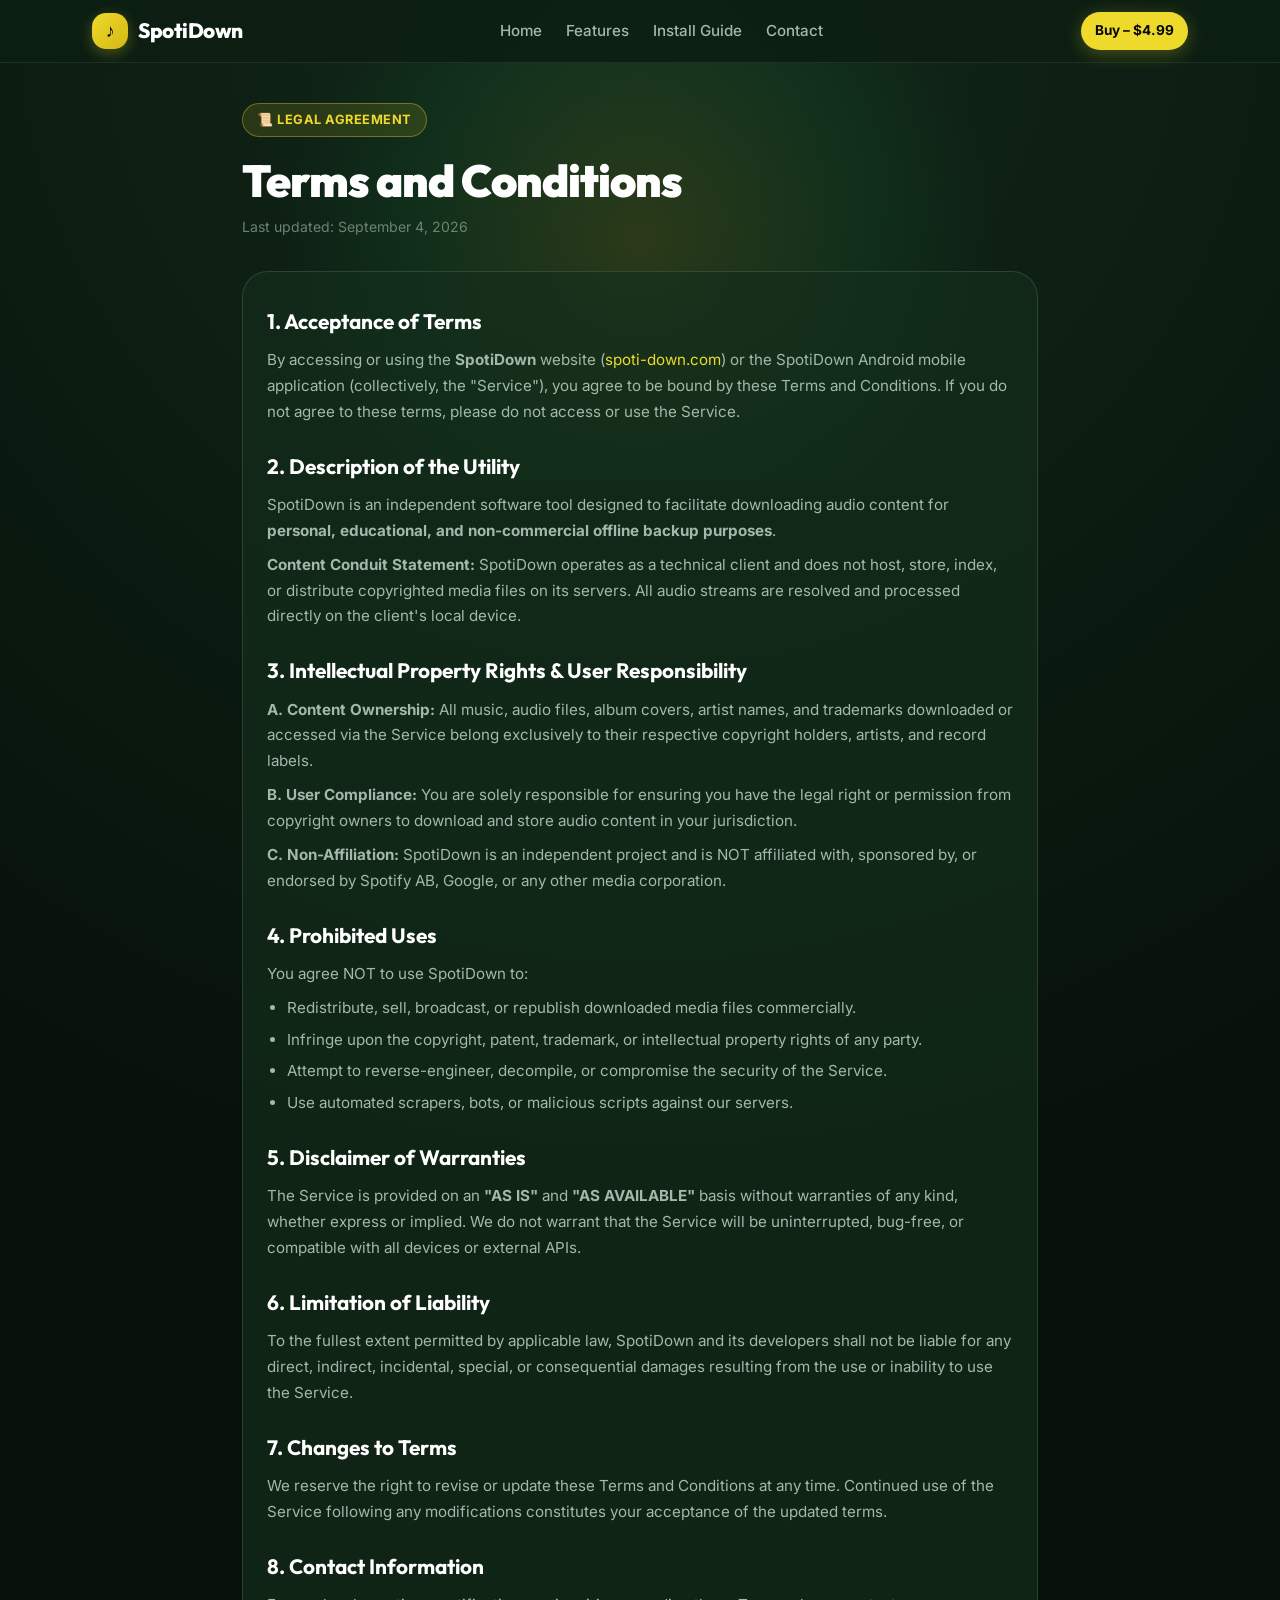
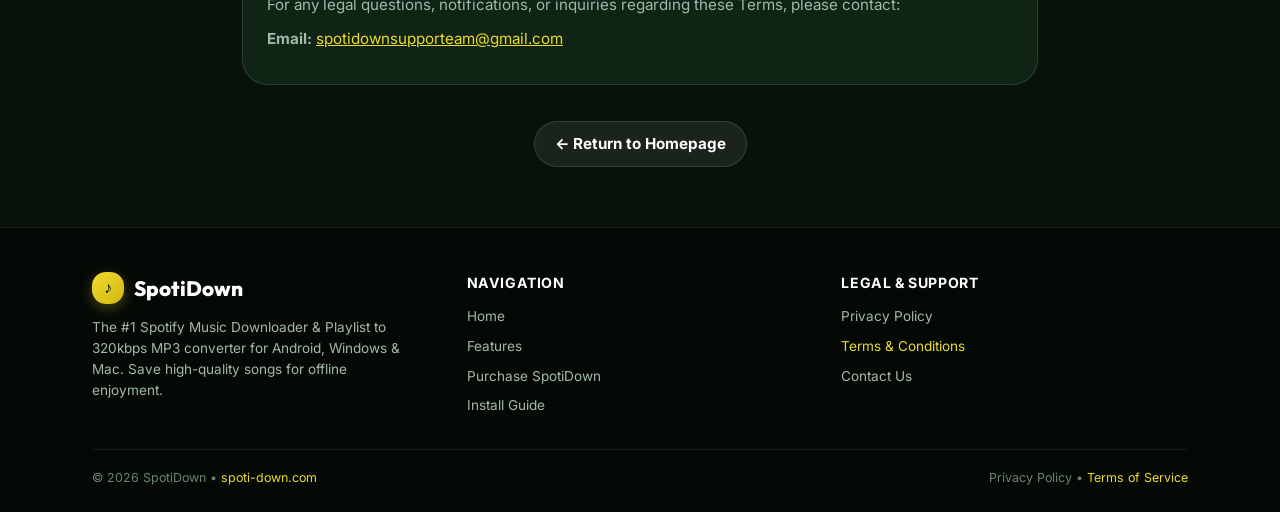
<file: terms.html>
<!DOCTYPE html>
<html lang="en">

<head>
  <meta charset="UTF-8">
  <meta name="viewport" content="width=device-width, initial-scale=1.0, maximum-scale=5.0">

  <!-- Google tag (gtag.js) -->
  <script async src="https://www.googletagmanager.com/gtag/js?id=G-TR0MMLBGY8"></script>
  <script>
    window.dataLayer = window.dataLayer || [];
    function gtag() { dataLayer.push(arguments); }
    gtag('js', new Date());

    gtag('config', 'G-TR0MMLBGY8');
  </script>

  <!-- Primary SEO Meta Tags -->
  <title>Terms and Conditions - SpotiDown</title>
  <meta name="title" content="Terms and Conditions - SpotiDown">
  <meta name="description" content="Terms and conditions for using the SpotiDown website and Android application.">
  <meta name="robots" content="index, follow">
  <link rel="canonical" href="https://www.spoti-down.com/terms">

  <!-- Favicon -->
  <link rel="icon" href="/favicon.ico" sizes="any">
  <link rel="icon" type="image/svg+xml" href="/favicon.svg">
  <link rel="apple-touch-icon" sizes="180x180" href="/apple-touch-icon.png">

  <!-- Stylesheet -->
  <link rel="stylesheet" href="/css/style.css">
</head>

<body>

  <div class="ambient-glow"></div>

  <!-- Header / Navigation -->
  <header class="navbar">
    <div class="container nav-container">
      <a href="/" class="nav-brand">
        <div class="brand-icon">♪</div>
        <span>SpotiDown</span>
      </a>

      <nav>
        <ul class="nav-links">
          <li><a href="/" class="nav-link">Home</a></li>
          <li><a href="/#features" class="nav-link">Features</a></li>
          <li><a href="/install" class="nav-link">Install Guide</a></li>
          <li><a href="/contact" class="nav-link">Contact</a></li>
        </ul>
      </nav>

      <div class="nav-actions">
        <a href="https://5994300901899.gumroad.com/l/checkout" class="btn btn-primary btn-sm btn-purchase-trigger">
          Buy – $4.99
        </a>
        <button class="menu-toggle" id="menu-toggle-btn" aria-label="Toggle Navigation Menu">
          ☰
        </button>
      </div>
    </div>

    <!-- Mobile Drawer -->
    <div class="mobile-nav-drawer" id="mobile-drawer">
      <a href="/" class="mobile-nav-link" onclick="closeDrawer()">🏠 Home</a>
      <a href="/#features" class="mobile-nav-link" onclick="closeDrawer()">🎵 Features</a>
      <a href="/install" class="mobile-nav-link" onclick="closeDrawer()">📖 Install Guide</a>
      <a href="/privacy" class="mobile-nav-link" onclick="closeDrawer()">🔒 Privacy Policy</a>
      <a href="/terms" class="mobile-nav-link" onclick="closeDrawer()">📜 Terms & Conditions</a>
      <a href="/contact" class="mobile-nav-link" onclick="closeDrawer()">✉️ Contact Us</a>
      <a href="https://5994300901899.gumroad.com/l/checkout" class="btn btn-primary btn-block btn-purchase-trigger">
        Get SpotiDown – $4.99
      </a>
    </div>
  </header>

  <!-- Content Section -->
  <main class="section" style="padding-top: 40px;">
    <div class="container" style="max-width: 860px;">

      <div class="badge-pill">
        📜 Legal Agreement
      </div>

      <h1 class="hero-title" style="text-align: left; font-size: clamp(2rem, 4vw, 2.8rem); margin-bottom: 8px;">
        Terms and Conditions
      </h1>
      <p style="color: var(--text-dim); font-size: 0.88rem; margin-bottom: 32px;">
        Last updated: September 4, 2026
      </p>

      <div
        style="background: var(--bg-glass-card); border: 1px solid var(--border-card); border-radius: var(--radius-xl); padding: 32px 24px; color: var(--text-muted); font-size: 0.95rem; line-height: 1.7; display: flex; flex-direction: column; gap: 24px;">

        <section>
          <h2 style="color: var(--text-main); font-family: var(--font-display); font-size: 1.3rem; margin-bottom: 8px;">
            1. Acceptance of Terms</h2>
          <p>
            By accessing or using the <strong>SpotiDown</strong> website (<a href="https://www.spoti-down.com"
              style="color: var(--primary);">spoti-down.com</a>) or the SpotiDown Android mobile application
            (collectively, the "Service"), you agree to be bound by these Terms and Conditions. If you do not agree to
            these terms, please do not access or use the Service.
          </p>
        </section>

        <section>
          <h2 style="color: var(--text-main); font-family: var(--font-display); font-size: 1.3rem; margin-bottom: 8px;">
            2. Description of the Utility</h2>
          <p>
            SpotiDown is an independent software tool designed to facilitate downloading audio content for
            <strong>personal, educational, and non-commercial offline backup purposes</strong>.
          </p>
          <p style="margin-top: 8px;">
            <strong>Content Conduit Statement:</strong> SpotiDown operates as a technical client and does not host,
            store, index, or distribute copyrighted media files on its servers. All audio streams are resolved and
            processed directly on the client's local device.
          </p>
        </section>

        <section>
          <h2 style="color: var(--text-main); font-family: var(--font-display); font-size: 1.3rem; margin-bottom: 8px;">
            3. Intellectual Property Rights & User Responsibility</h2>
          <p>
            <strong>A. Content Ownership:</strong> All music, audio files, album covers, artist names, and trademarks
            downloaded or accessed via the Service belong exclusively to their respective copyright holders, artists,
            and record labels.
          </p>
          <p style="margin-top: 8px;">
            <strong>B. User Compliance:</strong> You are solely responsible for ensuring you have the legal right or
            permission from copyright owners to download and store audio content in your jurisdiction.
          </p>
          <p style="margin-top: 8px;">
            <strong>C. Non-Affiliation:</strong> SpotiDown is an independent project and is NOT affiliated with,
            sponsored by, or endorsed by Spotify AB, Google, or any other media corporation.
          </p>
        </section>

        <section>
          <h2 style="color: var(--text-main); font-family: var(--font-display); font-size: 1.3rem; margin-bottom: 8px;">
            4. Prohibited Uses</h2>
          <p>You agree NOT to use SpotiDown to:</p>
          <ul style="padding-left: 20px; margin-top: 8px; display: flex; flex-direction: column; gap: 6px;">
            <li>Redistribute, sell, broadcast, or republish downloaded media files commercially.</li>
            <li>Infringe upon the copyright, patent, trademark, or intellectual property rights of any party.</li>
            <li>Attempt to reverse-engineer, decompile, or compromise the security of the Service.</li>
            <li>Use automated scrapers, bots, or malicious scripts against our servers.</li>
          </ul>
        </section>

        <section>
          <h2 style="color: var(--text-main); font-family: var(--font-display); font-size: 1.3rem; margin-bottom: 8px;">
            5. Disclaimer of Warranties</h2>
          <p>
            The Service is provided on an <strong>"AS IS"</strong> and <strong>"AS AVAILABLE"</strong> basis without
            warranties of any kind, whether express or implied. We do not warrant that the Service will be
            uninterrupted, bug-free, or compatible with all devices or external APIs.
          </p>
        </section>

        <section>
          <h2 style="color: var(--text-main); font-family: var(--font-display); font-size: 1.3rem; margin-bottom: 8px;">
            6. Limitation of Liability</h2>
          <p>
            To the fullest extent permitted by applicable law, SpotiDown and its developers shall not be liable for any
            direct, indirect, incidental, special, or consequential damages resulting from the use or inability to use
            the Service.
          </p>
        </section>

        <section>
          <h2 style="color: var(--text-main); font-family: var(--font-display); font-size: 1.3rem; margin-bottom: 8px;">
            7. Changes to Terms</h2>
          <p>
            We reserve the right to revise or update these Terms and Conditions at any time. Continued use of the
            Service following any modifications constitutes your acceptance of the updated terms.
          </p>
        </section>

        <section>
          <h2 style="color: var(--text-main); font-family: var(--font-display); font-size: 1.3rem; margin-bottom: 8px;">
            8. Contact Information</h2>
          <p>
            For any legal questions, notifications, or inquiries regarding these Terms, please contact:
          </p>
          <p style="margin-top: 8px;">
            <strong>Email:</strong> <a href="mailto:spotidownsupporteam@gmail.com"
              style="color: var(--primary); text-decoration: underline;">spotidownsupporteam@gmail.com</a>
          </p>
        </section>

      </div>

      <div style="margin-top: 36px; text-align: center;">
        <a href="/" class="btn btn-secondary">
          ← Return to Homepage
        </a>
      </div>

    </div>
  </main>

  <!-- Footer -->
  <footer class="footer">
    <div class="container">
      <div class="footer-grid">
        <div class="footer-brand">
          <div style="display: flex; align-items: center; gap: 10px; margin-bottom: 12px;">
            <div class="brand-icon" style="width: 32px; height: 32px; font-size: 1rem;">♪</div>
            <span
              style="font-family: var(--font-display); font-weight: 800; font-size: 1.3rem; color: #fff;">SpotiDown</span>
          </div>
          <p>The #1 Spotify Music Downloader & Playlist to 320kbps MP3 converter for Android, Windows &amp; Mac. Save high-quality
            songs for offline enjoyment.</p>
        </div>

        <div class="footer-col">
          <h4>Navigation</h4>
          <ul class="footer-links">
            <li><a href="/">Home</a></li>
            <li><a href="/#features">Features</a></li>
            <li><a href="https://5994300901899.gumroad.com/l/checkout" class="btn-purchase-trigger">Purchase SpotiDown</a></li>
            <li><a href="/install">Install Guide</a></li>
          </ul>
        </div>

        <div class="footer-col">
          <h4>Legal & Support</h4>
          <ul class="footer-links">
            <li><a href="/privacy">Privacy Policy</a></li>
            <li><a href="/terms" style="color: var(--primary);">Terms & Conditions</a></li>
            <li><a href="/contact">Contact Us</a></li>
          </ul>
        </div>
      </div>

      <div class="footer-bottom">
        <div>© 2026 SpotiDown • <a href="https://www.spoti-down.com" style="color: var(--primary);">spoti-down.com</a>
        </div>
        <div><a href="/privacy">Privacy Policy</a> • <a href="/terms" style="color: var(--primary);">Terms of
            Service</a></div>
      </div>
    </div>
  </footer>

  <script src="/js/main.js"></script>
</body>

</html>
</file>
<file: css/style.css>
/* ==========================================================================
   SpotiDown - Production-Grade Mobile-First Responsive Design System
   Breakpoints: Mobile (<600px), Tablet (600px-1024px), Desktop (>1024px)
   ========================================================================== */

@import url('https://fonts.googleapis.com/css2?family=Inter:wght@400;500;600;700;800&family=Outfit:wght@600;700;800;900&display=swap');

:root {
  --bg-dark: #07120a;
  --bg-darker: #040905;
  --bg-surface: #0d1f13;
  --bg-surface-elevated: #142e1c;
  --bg-glass: rgba(13, 31, 19, 0.92);
  --bg-glass-card: rgba(20, 46, 28, 0.65);

  --primary: #eeda2b;
  --primary-hover: #f5e44a;
  --primary-glow: rgba(238, 218, 43, 0.28);
  --primary-glow-strong: rgba(238, 218, 43, 0.5);

  --spotify-green: #1db954;
  --spotify-green-hover: #1ed760;
  --spotify-green-glow: rgba(29, 185, 84, 0.35);


  --text-main: #ffffff;
  --text-muted: #a3b8aa;
  --text-dim: #6c8374;

  --border-subtle: rgba(255, 255, 255, 0.08);
  --border-card: rgba(255, 255, 255, 0.12);
  --border-gold: rgba(238, 218, 43, 0.35);
  --border-green: rgba(29, 185, 84, 0.35);

  --font-sans: 'Inter', -apple-system, BlinkMacSystemFont, 'Segoe UI', Roboto, sans-serif;
  --font-display: 'Outfit', sans-serif;

  --radius-sm: 8px;
  --radius-md: 14px;
  --radius-lg: 20px;
  --radius-xl: 26px;
  --radius-full: 9999px;

  --shadow-card: 0 10px 30px -10px rgba(0, 0, 0, 0.5);
  --shadow-glow: 0 0 35px -5px var(--primary-glow);
}

/* Base & Reset */
*, *::before, *::after {
  box-sizing: border-box;
  margin: 0;
  padding: 0;
}

html {
  scroll-behavior: smooth;
  font-size: 16px;
  background-color: var(--bg-dark);
  color: var(--text-main);
  font-family: var(--font-sans);
  -webkit-font-smoothing: antialiased;
  -webkit-text-size-adjust: 100%;
}

body {
  overflow-x: hidden;
  width: 100%;
  position: relative;
  line-height: 1.6;
  background: radial-gradient(circle at 50% 0%, #12281a 0%, var(--bg-dark) 55%);
  min-height: 100vh;
}

a {
  color: inherit;
  text-decoration: none;
}

button {
  font-family: inherit;
}

img {
  max-width: 100%;
  height: auto;
  display: block;
}

/* Background Ambient Glow */
.ambient-glow {
  position: absolute;
  top: 0;
  left: 50%;
  transform: translateX(-50%);
  width: 100%;
  max-width: 900px;
  height: 480px;
  background: radial-gradient(circle, rgba(238, 218, 43, 0.12) 0%, rgba(29, 185, 84, 0.08) 45%, transparent 70%);
  pointer-events: none;
  z-index: 0;
}

/* Responsive Container */
.container {
  width: 100%;
  max-width: 1160px;
  margin: 0 auto;
  padding: 0 16px;
  position: relative;
  z-index: 1;
}

@media (min-width: 768px) {
  .container {
    padding: 0 24px;
  }
}

@media (min-width: 1024px) {
  .container {
    padding: 0 32px;
  }
}

/* Header & Navbar */
.navbar {
  position: sticky;
  top: 0;
  z-index: 1000;
  backdrop-filter: blur(18px);
  -webkit-backdrop-filter: blur(18px);
  background: var(--bg-glass);
  border-bottom: 1px solid var(--border-subtle);
  padding: 12px 0;
}

.nav-container {
  display: flex;
  align-items: center;
  justify-content: space-between;
  gap: 12px;
}

.nav-brand {
  display: flex;
  align-items: center;
  gap: 10px;
  font-family: var(--font-display);
  font-weight: 800;
  font-size: 1.3rem;
  letter-spacing: -0.5px;
  flex-shrink: 0;
}

.brand-icon {
  width: 36px;
  height: 36px;
  background: linear-gradient(135deg, var(--primary) 0%, #d4b815 100%);
  border-radius: var(--radius-md);
  display: flex;
  align-items: center;
  justify-content: center;
  color: var(--bg-darker);
  font-size: 1.15rem;
  box-shadow: 0 4px 14px var(--primary-glow);
  flex-shrink: 0;
}

.nav-links {
  display: flex;
  align-items: center;
  gap: 24px;
  list-style: none;
}

.nav-link {
  color: var(--text-muted);
  font-size: 0.95rem;
  font-weight: 500;
  transition: color 0.2s ease;
  padding: 6px 0;
}

.nav-link:hover, .nav-link.active {
  color: var(--text-main);
}

.nav-actions {
  display: flex;
  align-items: center;
  gap: 10px;
  flex-shrink: 0;
}

/* Mobile Hamburger Button */
.menu-toggle {
  display: none;
  background: rgba(255, 255, 255, 0.08);
  border: 1px solid var(--border-card);
  border-radius: var(--radius-sm);
  color: var(--text-main);
  padding: 8px 12px;
  font-size: 1.25rem;
  cursor: pointer;
  line-height: 1;
  min-height: 40px;
  min-width: 40px;
}

.menu-toggle:hover {
  background: rgba(255, 255, 255, 0.14);
}

/* Mobile Drawer Overlay */
.mobile-nav-drawer {
  display: none;
  flex-direction: column;
  gap: 12px;
  padding: 20px 16px 24px;
  background: var(--bg-surface-elevated);
  border-bottom: 1px solid var(--border-card);
  position: absolute;
  top: 100%;
  left: 0;
  width: 100%;
  box-shadow: 0 20px 40px rgba(0, 0, 0, 0.8);
  z-index: 999;
}

.mobile-nav-drawer.open {
  display: flex;
}

.mobile-nav-link {
  font-size: 1rem;
  font-weight: 600;
  color: var(--text-main);
  padding: 10px 0;
  border-bottom: 1px solid var(--border-subtle);
  display: flex;
  align-items: center;
  gap: 8px;
}

.mobile-nav-link:hover {
  color: var(--primary);
}

/* Standard Responsive Button System */
.btn {
  display: inline-flex;
  align-items: center;
  justify-content: center;
  gap: 8px;
  font-family: var(--font-sans);
  font-weight: 700;
  border-radius: var(--radius-full);
  padding: 12px 20px;
  font-size: 0.95rem;
  cursor: pointer;
  transition: all 0.25s cubic-bezier(0.16, 1, 0.3, 1);
  border: none;
  text-decoration: none;
  text-align: center;
  line-height: 1.3;
  min-height: 44px;
}

.btn-primary {
  background: var(--primary);
  color: var(--bg-darker);
  box-shadow: 0 4px 18px var(--primary-glow);
}

.btn-primary:hover, .btn-primary:active {
  background: var(--primary-hover);
  transform: translateY(-2px);
  box-shadow: 0 8px 24px var(--primary-glow-strong);
}

.btn-secondary {
  background: rgba(255, 255, 255, 0.08);
  color: var(--text-main);
  border: 1px solid var(--border-card);
}

.btn-secondary:hover, .btn-secondary:active {
  background: rgba(255, 255, 255, 0.14);
  border-color: rgba(255, 255, 255, 0.28);
  transform: translateY(-2px);
}

.btn-lg {
  padding: 14px 26px;
  font-size: 1.02rem;
  min-height: 50px;
}

.btn-sm {
  padding: 8px 14px;
  font-size: 0.85rem;
  min-height: 38px;
}

.btn-block {
  width: 100%;
}

/* Hero Section */
.hero-section {
  padding: 48px 0 40px;
  text-align: center;
  position: relative;
}

.badge-pill {
  display: inline-flex;
  align-items: center;
  gap: 6px;
  padding: 6px 14px;
  border-radius: var(--radius-full);
  background: rgba(238, 218, 43, 0.12);
  border: 1px solid var(--border-gold);
  color: var(--primary);
  font-size: 0.8rem;
  font-weight: 700;
  text-transform: uppercase;
  letter-spacing: 0.5px;
  margin-bottom: 18px;
  max-width: 100%;
}

.hero-title {
  font-family: var(--font-display);
  font-size: clamp(1.85rem, 5.2vw, 3.6rem);
  font-weight: 900;
  line-height: 1.18;
  letter-spacing: -1px;
  margin-bottom: 16px;
  word-break: break-word;
}

.hero-title .highlight {
  background: linear-gradient(135deg, var(--primary) 0%, #fff176 100%);
  -webkit-background-clip: text;
  -webkit-text-fill-color: transparent;
}

.hero-subtitle {
  font-size: clamp(0.95rem, 2vw, 1.15rem);
  color: var(--text-muted);
  max-width: 680px;
  margin: 0 auto 28px;
  font-weight: 400;
  line-height: 1.6;
}

.hero-cta-group {
  display: flex;
  align-items: center;
  justify-content: center;
  flex-direction: column;
  gap: 12px;
  margin: 0 auto 28px;
  width: 100%;
  max-width: 480px;
}

@media (min-width: 640px) {
  .hero-cta-group {
    flex-direction: row;
    max-width: none;
  }
}

.hero-meta {
  display: flex;
  align-items: center;
  justify-content: center;
  flex-wrap: wrap;
  gap: 12px 20px;
  font-size: 0.82rem;
  color: var(--text-dim);
}

.hero-meta-item {
  display: flex;
  align-items: center;
  gap: 6px;
}

.hero-meta-item .dot {
  width: 6px;
  height: 6px;
  border-radius: 50%;
  background: var(--spotify-green);
  flex-shrink: 0;
}

/* App Phone Mockup in Hero */
.hero-phone-container {
  margin: 36px auto 0;
  max-width: 320px;
  width: 100%;
  position: relative;
}

@media (min-width: 640px) {
  .hero-phone-container {
    max-width: 340px;
  }
}

.phone-mockup-frame {
  background: #040905;
  border: 4px solid #1a3823;
  border-radius: 38px;
  padding: 8px;
  box-shadow: 0 25px 60px -15px rgba(0, 0, 0, 0.8), 0 0 35px var(--primary-glow);
  position: relative;
  overflow: hidden;
}

.phone-mockup-frame img {
  width: 100%;
  border-radius: 30px;
  display: block;
}

/* Floating Feature Badges around Hero Phone */
.floating-badge {
  position: absolute;
  background: rgba(16, 38, 24, 0.95);
  border: 1px solid var(--border-gold);
  border-radius: var(--radius-full);
  padding: 8px 16px;
  font-size: 0.82rem;
  font-weight: 700;
  color: #fff;
  display: flex;
  align-items: center;
  gap: 8px;
  box-shadow: 0 10px 25px rgba(0,0,0,0.6), 0 0 15px var(--primary-glow);
  backdrop-filter: blur(10px);
  z-index: 10;
  white-space: nowrap;
}

.floating-badge-left {
  top: 25%;
  left: -120px;
  animation: float 4s ease-in-out infinite;
}

.floating-badge-right {
  bottom: 25%;
  right: -120px;
  animation: float 4s ease-in-out infinite 2s;
}

@media (max-width: 900px) {
  .floating-badge {
    display: none; /* Hide floating badges on smaller screens to prevent overflow */
  }
}

/* Screenshots Showcase Section */
.screenshots-section {
  padding: 60px 0;
  position: relative;
}

.screenshots-grid {
  display: grid;
  grid-template-columns: repeat(auto-fit, minmax(min(100%, 260px), 1fr));
  gap: 24px;
}

.screenshot-card {
  background: var(--bg-glass-card);
  border: 1px solid var(--border-card);
  border-radius: var(--radius-xl);
  padding: 16px;
  text-align: center;
  transition: all 0.3s cubic-bezier(0.16, 1, 0.3, 1);
  display: flex;
  flex-direction: column;
  align-items: center;
  cursor: pointer;
  position: relative;
}

.screenshot-card:hover {
  transform: translateY(-6px);
  border-color: var(--border-gold);
  box-shadow: 0 20px 40px -10px rgba(0,0,0,0.8), 0 0 25px var(--primary-glow);
}

.screenshot-img-box {
  width: 100%;
  max-width: 260px;
  border-radius: 20px;
  overflow: hidden;
  border: 2px solid var(--border-subtle);
  margin-bottom: 16px;
  background: #000;
  position: relative;
}

.screenshot-img-box img {
  width: 100%;
  display: block;
  transition: transform 0.3s ease;
}

.screenshot-zoom-overlay {
  position: absolute;
  inset: 0;
  background: rgba(0, 0, 0, 0.5);
  display: flex;
  align-items: center;
  justify-content: center;
  opacity: 0;
  transition: opacity 0.25s ease;
  backdrop-filter: blur(2px);
}

.screenshot-zoom-overlay .zoom-icon {
  background: var(--primary);
  color: #000;
  font-weight: 800;
  font-size: 0.8rem;
  padding: 8px 16px;
  border-radius: var(--radius-full);
  box-shadow: 0 8px 20px rgba(0,0,0,0.5);
  transform: translateY(10px);
  transition: transform 0.25s ease;
}

.screenshot-card:hover .screenshot-zoom-overlay {
  opacity: 1;
}

.screenshot-card:hover .screenshot-zoom-overlay .zoom-icon {
  transform: translateY(0);
}

.screenshot-card:hover .screenshot-img-box img {
  transform: scale(1.04);
}

.screenshot-info {
  width: 100%;
}

.screenshot-tag {
  display: inline-block;
  background: rgba(238, 218, 43, 0.12);
  color: var(--primary);
  font-size: 0.72rem;
  font-weight: 800;
  text-transform: uppercase;
  padding: 4px 10px;
  border-radius: var(--radius-full);
  margin-bottom: 8px;
}

.screenshot-title {
  font-family: var(--font-display);
  font-size: 1.15rem;
  font-weight: 800;
  color: var(--text-main);
  margin-bottom: 6px;
}

.screenshot-desc {
  font-size: 0.85rem;
  color: var(--text-muted);
  line-height: 1.5;
}

/* Trust Proof Badges Strip */
.trust-proof-strip {
  display: grid;
  grid-template-columns: repeat(auto-fit, minmax(min(100%, 240px), 1fr));
  gap: 16px;
  margin-top: 40px;
  padding: 24px;
  background: var(--bg-glass-card);
  border: 1px solid var(--border-subtle);
  border-radius: var(--radius-xl);
}

.trust-proof-item {
  display: flex;
  align-items: center;
  gap: 14px;
}

.trust-proof-icon {
  font-size: 1.8rem;
  flex-shrink: 0;
  width: 44px;
  height: 44px;
  border-radius: 12px;
  background: rgba(238, 218, 43, 0.1);
  display: flex;
  align-items: center;
  justify-content: center;
  border: 1px solid rgba(238, 218, 43, 0.2);
}

.trust-proof-text {
  display: flex;
  flex-direction: column;
}

.trust-proof-text strong {
  font-size: 0.95rem;
  color: var(--text-main);
  font-weight: 800;
}

.trust-proof-text span {
  font-size: 0.8rem;
  color: var(--text-muted);
}

.trust-proof-text code {
  background: rgba(255,255,255,0.08);
  padding: 1px 4px;
  border-radius: 4px;
  color: var(--primary);
  font-size: 0.75rem;
}

/* Lightbox Modal */
.lightbox-modal {
  position: fixed;
  inset: 0;
  z-index: 9999;
  display: flex;
  align-items: center;
  justify-content: center;
  padding: 20px;
  opacity: 0;
  pointer-events: none;
  transition: opacity 0.3s cubic-bezier(0.16, 1, 0.3, 1);
}

.lightbox-modal.active {
  opacity: 1;
  pointer-events: auto;
}

.lightbox-backdrop {
  position: absolute;
  inset: 0;
  background: rgba(0, 0, 0, 0.88);
  backdrop-filter: blur(10px);
}

.lightbox-content {
  position: relative;
  z-index: 2;
  display: flex;
  flex-direction: column;
  align-items: center;
  max-width: 900px;
  width: 100%;
  max-height: 94vh;
}

.lightbox-close {
  position: absolute;
  top: -45px;
  right: 0;
  background: rgba(255, 255, 255, 0.15);
  border: 1px solid rgba(255, 255, 255, 0.3);
  color: #fff;
  width: 38px;
  height: 38px;
  border-radius: 50%;
  font-size: 1.2rem;
  display: flex;
  align-items: center;
  justify-content: center;
  cursor: pointer;
  transition: all 0.2s ease;
}

.lightbox-close:hover {
  background: var(--primary);
  color: #000;
}

.lightbox-phone-wrapper {
  max-height: 65vh;
  display: flex;
  justify-content: center;
  border-radius: 28px;
  overflow: hidden;
  box-shadow: 0 25px 60px -10px rgba(0, 0, 0, 0.9), 0 0 40px var(--primary-glow);
  border: 3px solid rgba(238, 218, 43, 0.35);
  background: #000;
}

.lightbox-phone-wrapper img {
  max-height: 65vh;
  width: auto;
  max-width: 100%;
  object-fit: contain;
  display: block;
}

.lightbox-nav-btn {
  position: absolute;
  top: 40%;
  transform: translateY(-50%);
  background: rgba(20, 20, 20, 0.8);
  border: 1px solid rgba(255, 255, 255, 0.2);
  color: #fff;
  width: 46px;
  height: 46px;
  border-radius: 50%;
  font-size: 1.8rem;
  display: flex;
  align-items: center;
  justify-content: center;
  cursor: pointer;
  transition: all 0.2s ease;
  z-index: 5;
}

.lightbox-nav-btn:hover {
  background: var(--primary);
  color: #000;
  border-color: var(--primary);
}

.lightbox-prev {
  left: 0;
}

.lightbox-next {
  right: 0;
}

@media (min-width: 768px) {
  .lightbox-prev {
    left: -60px;
  }
  .lightbox-next {
    right: -60px;
  }
}

.lightbox-caption {
  margin-top: 16px;
  text-align: center;
  max-width: 520px;
  background: rgba(15, 17, 16, 0.9);
  padding: 12px 20px;
  border-radius: var(--radius-lg);
  border: 1px solid var(--border-card);
}

.lightbox-caption h3 {
  font-family: var(--font-display);
  font-size: 1.2rem;
  color: #fff;
  margin: 6px 0 4px 0;
}

.lightbox-caption p {
  font-size: 0.85rem;
  color: var(--text-muted);
  line-height: 1.4;
  margin-bottom: 6px;
}

.lightbox-counter {
  font-size: 0.75rem;
  color: var(--primary);
  font-weight: 700;
}

/* Sections */
.section {
  padding: 60px 0;
  position: relative;
}

.section-header {
  text-align: center;
  max-width: 680px;
  margin: 0 auto 36px;
}

.section-title {
  font-family: var(--font-display);
  font-size: clamp(1.65rem, 3.5vw, 2.4rem);
  font-weight: 800;
  letter-spacing: -0.6px;
  margin-bottom: 10px;
  line-height: 1.25;
}

.section-subtitle {
  color: var(--text-muted);
  font-size: 0.95rem;
  line-height: 1.55;
}

/* Features Grid */
.features-grid {
  display: grid;
  grid-template-columns: repeat(auto-fit, minmax(min(100%, 280px), 1fr));
  gap: 16px;
}

.feature-card {
  background: var(--bg-glass-card);
  border: 1px solid var(--border-card);
  border-radius: var(--radius-lg);
  padding: 24px 20px;
  transition: all 0.25s ease;
  backdrop-filter: blur(8px);
}

.feature-card:hover {
  transform: translateY(-3px);
  border-color: var(--border-gold);
  box-shadow: 0 14px 30px -10px rgba(0, 0, 0, 0.6), 0 0 18px -5px var(--primary-glow);
}

.feature-icon-box {
  width: 44px;
  height: 44px;
  border-radius: var(--radius-md);
  background: rgba(238, 218, 43, 0.12);
  border: 1px solid var(--border-gold);
  color: var(--primary);
  display: flex;
  align-items: center;
  justify-content: center;
  font-size: 1.3rem;
  margin-bottom: 14px;
}

.feature-title {
  font-family: var(--font-display);
  font-size: 1.15rem;
  font-weight: 700;
  margin-bottom: 6px;
  color: var(--text-main);
}

.feature-desc {
  color: var(--text-muted);
  font-size: 0.88rem;
  line-height: 1.55;
}

/* How It Works Steps */
.steps-grid {
  display: grid;
  grid-template-columns: repeat(auto-fit, minmax(min(100%, 260px), 1fr));
  gap: 16px;
}

.step-card {
  background: var(--bg-glass-card);
  border: 1px solid var(--border-card);
  border-radius: var(--radius-lg);
  padding: 24px 18px;
  text-align: center;
}

.step-num {
  width: 38px;
  height: 38px;
  border-radius: 50%;
  background: var(--primary);
  color: var(--bg-darker);
  font-weight: 900;
  font-size: 1.1rem;
  display: flex;
  align-items: center;
  justify-content: center;
  margin: 0 auto 14px;
  box-shadow: 0 4px 14px var(--primary-glow);
}

.step-title {
  font-family: var(--font-display);
  font-size: 1.1rem;
  font-weight: 700;
  margin-bottom: 6px;
}

.step-desc {
  color: var(--text-muted);
  font-size: 0.86rem;
  line-height: 1.5;
}

/* Purchase Section */
.download-box {
  background: linear-gradient(135deg, rgba(20, 46, 28, 0.95) 0%, rgba(13, 31, 19, 0.98) 100%);
  border: 1.5px solid var(--border-gold);
  border-radius: var(--radius-xl);
  padding: 32px 18px;
  text-align: center;
  box-shadow: 0 20px 50px -10px rgba(0, 0, 0, 0.7), var(--shadow-glow);
  max-width: 720px;
  margin: 0 auto;
}

@media (min-width: 768px) {
  .download-box {
    padding: 44px 32px;
  }
}

.download-specs {
  display: grid;
  grid-template-columns: repeat(2, 1fr);
  gap: 8px;
  margin: 18px 0 24px;
}

@media (min-width: 600px) {
  .download-specs {
    grid-template-columns: repeat(4, 1fr);
    gap: 12px;
  }
}

.spec-item {
  background: rgba(255, 255, 255, 0.05);
  border: 1px solid var(--border-subtle);
  border-radius: var(--radius-md);
  padding: 8px 10px;
  font-size: 0.78rem;
  color: var(--text-muted);
}

.spec-item strong {
  color: var(--text-main);
  display: block;
}

/* FAQ Accordion */
.faq-list {
  max-width: 740px;
  margin: 0 auto;
  display: flex;
  flex-direction: column;
  gap: 12px;
}

.faq-item {
  background: var(--bg-glass-card);
  border: 1px solid var(--border-card);
  border-radius: var(--radius-md);
  overflow: hidden;
  transition: all 0.2s ease;
}

.faq-question {
  width: 100%;
  padding: 16px 18px;
  background: none;
  border: none;
  color: var(--text-main);
  font-family: var(--font-display);
  font-size: 0.98rem;
  font-weight: 700;
  text-align: left;
  display: flex;
  align-items: center;
  justify-content: space-between;
  cursor: pointer;
  gap: 12px;
  line-height: 1.4;
  min-height: 48px;
}

.faq-icon {
  font-size: 1.2rem;
  transition: transform 0.25s ease;
  color: var(--primary);
  flex-shrink: 0;
}

.faq-item.active .faq-icon {
  transform: rotate(45deg);
}

.faq-answer {
  max-height: 0;
  overflow: hidden;
  transition: max-height 0.3s ease, padding 0.3s ease;
  padding: 0 18px;
  color: var(--text-muted);
  font-size: 0.88rem;
  line-height: 1.6;
}

.faq-item.active .faq-answer {
  max-height: 400px;
  padding: 0 18px 16px;
}

/* Installation Guide Page */
.guide-header {
  padding: 40px 0 24px;
  text-align: center;
}

.guide-step-block {
  background: var(--bg-glass-card);
  border: 1px solid var(--border-card);
  border-radius: var(--radius-xl);
  padding: 22px 16px;
  margin-bottom: 18px;
  display: flex;
  flex-direction: column;
  gap: 14px;
  align-items: flex-start;
}

@media (min-width: 680px) {
  .guide-step-block {
    display: grid;
    grid-template-columns: 52px 1fr;
    gap: 18px;
    padding: 26px 22px;
  }
}

.guide-step-badge {
  width: 44px;
  height: 44px;
  border-radius: var(--radius-md);
  background: rgba(238, 218, 43, 0.15);
  border: 1.5px solid var(--primary);
  color: var(--primary);
  font-family: var(--font-display);
  font-size: 1.3rem;
  font-weight: 900;
  display: flex;
  align-items: center;
  justify-content: center;
  flex-shrink: 0;
}

.guide-step-content {
  width: 100%;
  min-width: 0;
}

.guide-step-content h3 {
  font-family: var(--font-display);
  font-size: 1.2rem;
  font-weight: 800;
  margin-bottom: 8px;
  color: var(--text-main);
  line-height: 1.3;
}

.guide-step-content p {
  color: var(--text-muted);
  font-size: 0.9rem;
  margin-bottom: 10px;
  line-height: 1.55;
}

.guide-callout {
  background: rgba(238, 218, 43, 0.08);
  border-left: 4px solid var(--primary);
  border-radius: 0 var(--radius-sm) var(--radius-sm) 0;
  padding: 12px 14px;
  font-size: 0.85rem;
  color: var(--text-main);
  margin-top: 10px;
  word-break: break-word;
}

.device-tips-grid {
  display: grid;
  grid-template-columns: repeat(auto-fit, minmax(min(100%, 240px), 1fr));
  gap: 14px;
  margin-top: 18px;
}

.device-tip-card {
  background: rgba(255, 255, 255, 0.03);
  border: 1px solid var(--border-subtle);
  border-radius: var(--radius-md);
  padding: 16px;
}

.device-tip-card h4 {
  color: var(--primary);
  font-size: 0.95rem;
  margin-bottom: 6px;
}

.device-tip-card p {
  color: var(--text-muted);
  font-size: 0.82rem;
  line-height: 1.5;
}

/* Footer */
.footer {
  border-top: 1px solid var(--border-subtle);
  background: var(--bg-darker);
  padding: 44px 0 24px;
  font-size: 0.85rem;
  color: var(--text-dim);
}

.footer-grid {
  display: grid;
  grid-template-columns: repeat(auto-fit, minmax(min(100%, 200px), 1fr));
  gap: 28px;
  margin-bottom: 32px;
}

.footer-brand h3 {
  font-family: var(--font-display);
  color: var(--text-main);
  font-size: 1.2rem;
  margin-bottom: 8px;
}

.footer-brand p {
  color: var(--text-muted);
  max-width: 320px;
  line-height: 1.55;
  font-size: 0.85rem;
}

.footer-col h4 {
  color: var(--text-main);
  font-size: 0.88rem;
  font-weight: 700;
  margin-bottom: 12px;
  text-transform: uppercase;
  letter-spacing: 0.6px;
}

.footer-links {
  list-style: none;
  display: flex;
  flex-direction: column;
  gap: 8px;
}

.footer-links a {
  color: var(--text-muted);
  transition: color 0.2s;
}

.footer-links a:hover {
  color: var(--primary);
}

.footer-bottom {
  border-top: 1px solid var(--border-subtle);
  padding-top: 18px;
  display: flex;
  align-items: center;
  justify-content: space-between;
  flex-direction: column;
  text-align: center;
  gap: 10px;
  font-size: 0.78rem;
}

@media (min-width: 640px) {
  .footer-bottom {
    flex-direction: row;
    text-align: left;
  }
}

.footer-disclaimer {
  max-width: 800px;
  color: var(--text-dim);
  font-size: 0.75rem;
  line-height: 1.5;
  margin-bottom: 16px;
}

/* Responsive Navigation Breakpoint */
@media (max-width: 860px) {
  .nav-links {
    display: none;
  }

  .menu-toggle {
    display: block;
  }

}

/* Purchase reassurance under hero CTA */
.hero-purchase-note {
  margin: -14px auto 28px;
  max-width: 520px;
  font-size: 0.85rem;
  color: var(--text-muted);
  text-align: center;
}

.desktop-only-note {
  display: none;
}

@media (hover: hover) and (pointer: fine) and (min-width: 1024px) {
  .desktop-only-note {
    display: block;
    margin-top: 4px;
  }
}

/* Install guide: platform switcher & headings */
.platform-tabs {
  display: flex;
  justify-content: center;
  flex-wrap: wrap;
  gap: 10px;
  margin-top: 22px;
}

.platform-tab {
  padding: 10px 18px;
  border-radius: 999px;
  border: 1px solid var(--border-card);
  background: var(--bg-glass-card);
  color: #fff;
  font-weight: 700;
  font-size: 0.92rem;
  text-decoration: none;
}

.platform-tab:hover {
  border-color: var(--primary);
  color: var(--primary);
}

.platform-heading {
  font-family: var(--font-display);
  font-size: 1.5rem;
  color: #fff;
  margin: 48px 0 18px;
  scroll-margin-top: 90px;
  display: flex;
  flex-wrap: wrap;
  align-items: baseline;
  gap: 10px;
}

.platform-heading:first-child {
  margin-top: 8px;
}

.platform-heading span {
  font-size: 0.8rem;
  font-weight: 600;
  color: var(--text-muted);
  font-family: inherit;
}

/* Screenshots: platform sub-headings & desktop (wide) cards */
.platform-subhead {
  font-family: var(--font-display);
  font-size: 1.15rem;
  color: #fff;
  margin: 8px 0 16px;
}

.desktop-grid {
  grid-template-columns: repeat(auto-fit, minmax(min(100%, 220px), 1fr));
  margin-bottom: 8px;
}

.screenshots-grid + .platform-subhead {
  margin-top: 40px;
}

.screenshot-card.desktop .screenshot-img-box {
  max-width: 100%;
  border-radius: 12px;
}

/* Lightbox also shows wide desktop screenshots */
.lightbox-phone-wrapper img {
  max-width: min(100%, 90vw);
}
</file>
